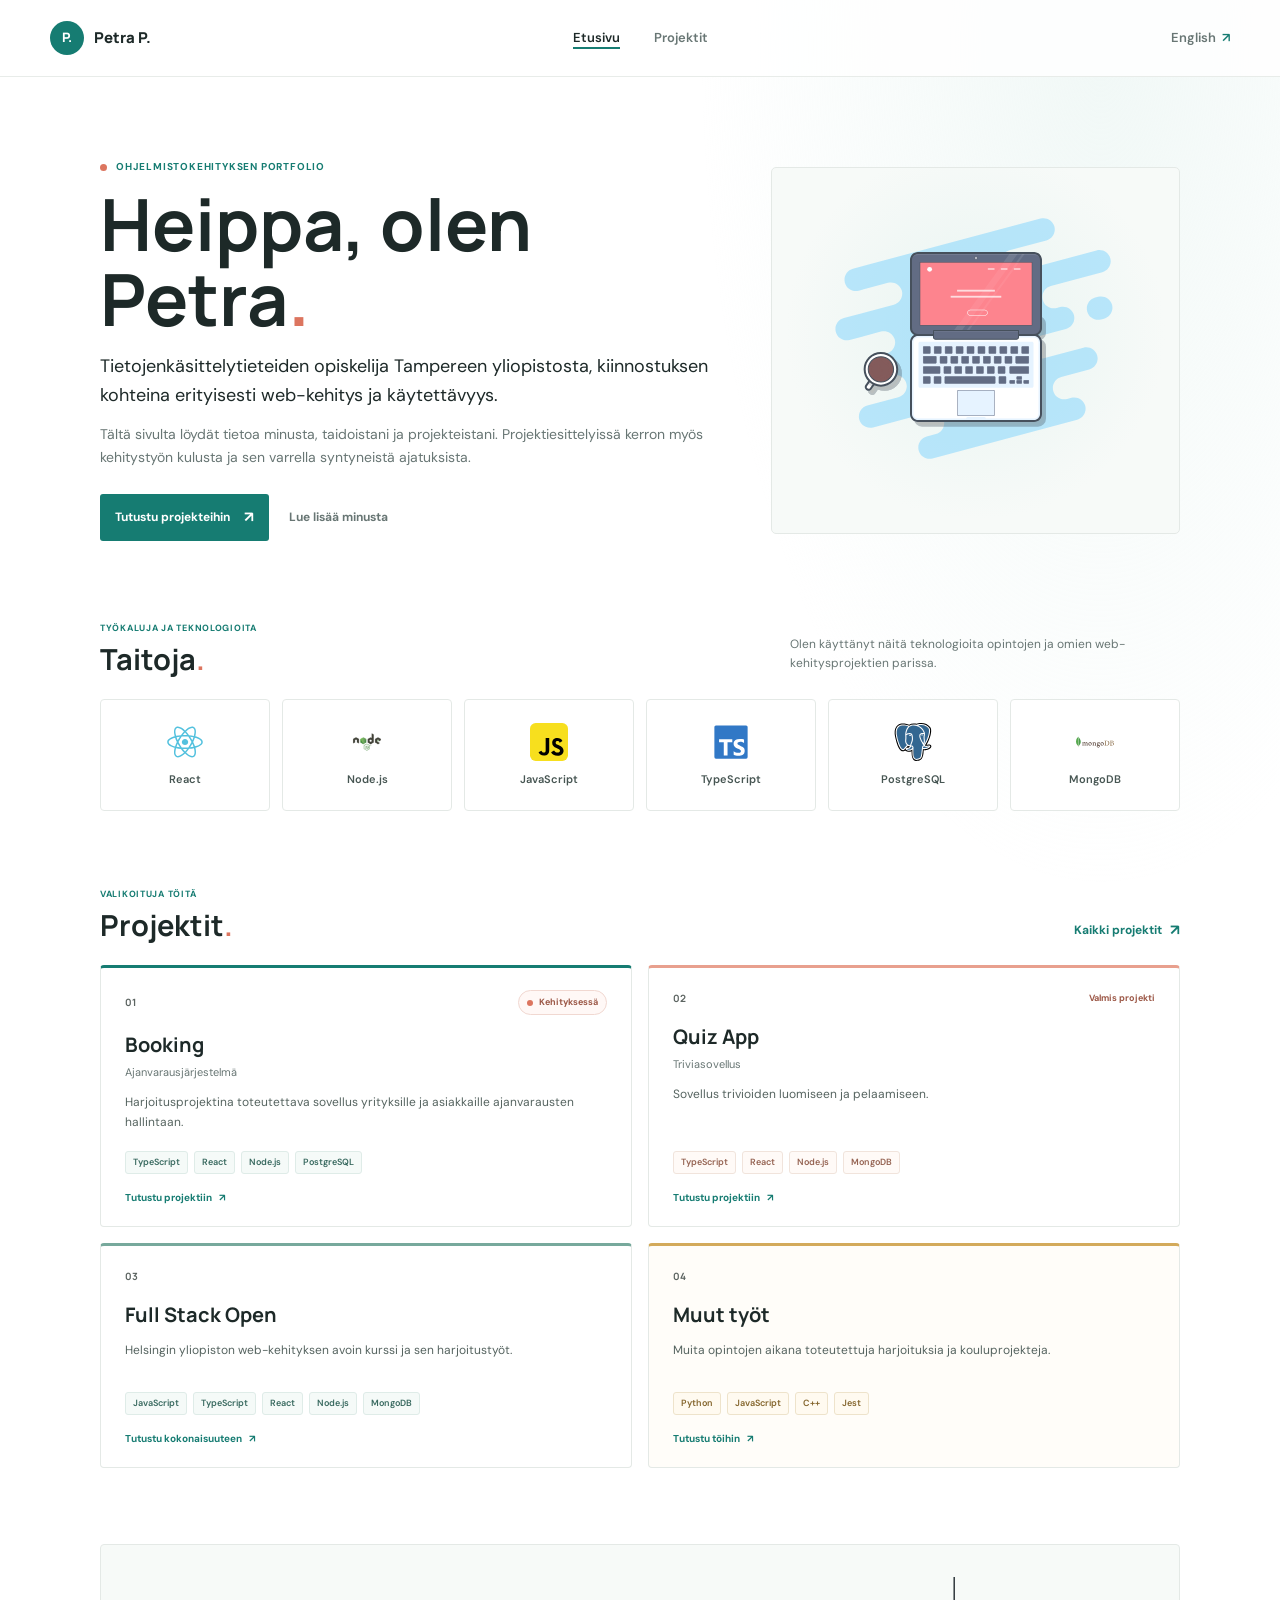
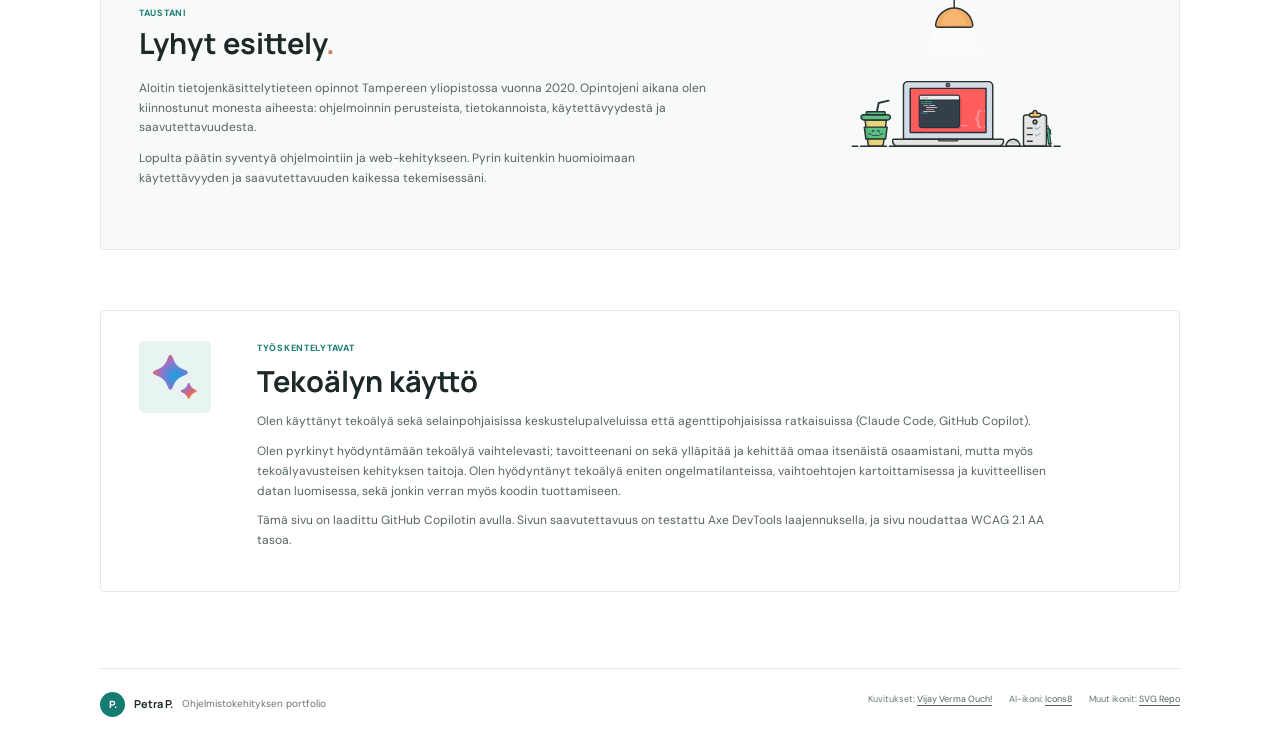
<file: index.html>
<!doctype html>
<html lang="fi">
  <head>
    <meta charset="UTF-8" />
    <meta name="viewport" content="width=device-width, initial-scale=1.0" />
    <meta
      name="description"
      content="Petra P:n portfolio, taidot ja ohjelmistokehityksen projektit."
    />
    <title>Etusivu | Petra P.</title>
    <link rel="stylesheet" href="stylesheet.css" />
  </head>
  <body>
    <header class="site-header">
      <nav class="nav-bar" aria-label="Päänavigaatio">
        <a class="wordmark" href="index.html" aria-label="Petra P., etusivu">
          <span class="wordmark-mark" aria-hidden="true">P.</span>
          <span>Petra P.</span>
        </a>
        <div class="nav-links">
          <a class="active" href="index.html" aria-current="page">Etusivu</a>
          <a href="projektit_fi.html">Projektit</a>
        </div>
        <a class="language-link" href="index_en.html" lang="en">
          English <span aria-hidden="true">↗</span>
        </a>
      </nav>
    </header>

    <main>
      <section class="intro page-width home-intro" aria-labelledby="page-title">
        <div class="intro-copy">
          <p class="eyebrow"><span></span> Ohjelmistokehityksen portfolio</p>
          <h1 id="page-title">
            Heippa, olen Petra<span class="title-period">.</span>
          </h1>
          <p class="intro-lead">
            Tietojenkäsittelytieteiden opiskelija Tampereen yliopistosta,
            kiinnostuksen kohteina erityisesti web-kehitys ja käytettävyys.
          </p>
          <p class="intro-detail">
            Tältä sivulta löydät tietoa minusta, taidoistani ja projekteistani.
            Projektiesittelyissä kerron myös kehitystyön kulusta ja sen varrella
            syntyneistä ajatuksista.
          </p>
          <div class="hero-actions">
            <a class="primary-link" href="projektit_fi.html">
              Tutustu projekteihin <span aria-hidden="true">↗</span>
            </a>
            <a class="text-link" href="#about-section">Lue lisää minusta</a>
          </div>
        </div>
        <aside class="home-visual" aria-label="Tietoa portfoliosta">
          <div class="home-illustration">
            <img
              src="./assets/gummy-top-view-of-laptop-and-coffee-remote-work-or-freelance-workspace.svg"
              alt="Kuvitus kannettavasta tietokoneesta ja kahvikupista"
            />
          </div>
        </aside>
      </section>

      <section class="home-section page-width" aria-labelledby="skills-title">
        <div class="home-section-heading">
          <div>
            <p class="section-kicker">TYÖKALUJA JA TEKNOLOGIOITA</p>
            <h2 id="skills-title">Taitoja<span class="title-period">.</span></h2>
          </div>
          <p>
            Olen käyttänyt näitä teknologioita opintojen ja omien
            web-kehitysprojektien parissa.
          </p>
        </div>
        <div class="skills-grid">
          <div class="skill-card">
            <img src="./assets/react-svgrepo-com.svg" alt="" />
            <span>React</span>
          </div>
          <div class="skill-card">
            <img src="./assets/node-js-svgrepo-com.svg" alt="" />
            <span>Node.js</span>
          </div>
          <div class="skill-card">
            <img src="./assets/javascript-svgrepo-com.svg" alt="" />
            <span>JavaScript</span>
          </div>
          <div class="skill-card">
            <img src="./assets/typescript-official-svgrepo-com.svg" alt="" />
            <span>TypeScript</span>
          </div>
          <div class="skill-card">
            <img src="./assets/postgresql-logo-svgrepo-com.svg" alt="" />
            <span>PostgreSQL</span>
          </div>
          <div class="skill-card">
            <img src="./assets/mongodb-svgrepo-com.svg" alt="" />
            <span>MongoDB</span>
          </div>
        </div>
      </section>

      <section class="home-section page-width" aria-labelledby="projects-title">
        <div class="home-section-heading">
          <div>
            <p class="section-kicker">VALIKOITUJA TÖITÄ</p>
            <h2 id="projects-title">Projektit<span class="title-period">.</span></h2>
          </div>
          <a class="section-link" href="projektit_fi.html">
            Kaikki projektit <span aria-hidden="true">↗</span>
          </a>
        </div>
        <div class="home-project-grid">
          <article class="home-project-card booking-card">
            <div class="home-card-topline">
              <span class="project-number">01</span>
              <span class="home-status"><span></span> Kehityksessä</span>
            </div>
            <h3>Booking</h3>
            <p class="home-card-subtitle">Ajanvarausjärjestelmä</p>
            <p class="home-card-description">
              Harjoitusprojektina toteutettava sovellus yrityksille ja asiakkaille
              ajanvarausten hallintaan.
            </p>
            <div class="home-tech-list" aria-label="Käytetyt teknologiat">
              <span>TypeScript</span><span>React</span><span>Node.js</span
              ><span>PostgreSQL</span>
            </div>
            <a class="home-card-link" href="projektit_fi.html#booking-section">
              Tutustu projektiin <span aria-hidden="true">↗</span>
            </a>
          </article>
          <article class="home-project-card quiz-card">
            <div class="home-card-topline">
              <span class="project-number">02</span>
              <span class="completed-status">Valmis projekti</span>
            </div>
            <h3>Quiz App</h3>
            <p class="home-card-subtitle">Triviasovellus</p>
            <p class="home-card-description">
              Sovellus trivioiden luomiseen ja pelaamiseen.
            </p>
            <div class="home-tech-list" aria-label="Käytetyt teknologiat">
              <span>TypeScript</span><span>React</span><span>Node.js</span
              ><span>MongoDB</span>
            </div>
            <a class="home-card-link" href="projektit_fi.html#quiz-section">
              Tutustu projektiin <span aria-hidden="true">↗</span>
            </a>
          </article>
          <article class="home-project-card small-project-card course-card">
            <div class="home-card-topline">
              <span class="project-number">03</span>
            </div>
            <h3>Full Stack Open</h3>
            <p class="home-card-description">
              Helsingin yliopiston web-kehityksen avoin kurssi ja sen harjoitustyöt.
            </p>
            <div class="home-tech-list" aria-label="Käytetyt teknologiat">
              <span>JavaScript</span><span>TypeScript</span><span>React</span
              ><span>Node.js</span><span>MongoDB</span>
            </div>
            <a class="home-card-link" href="projektit_fi.html#fullstack-section">
              Tutustu kokonaisuuteen <span aria-hidden="true">↗</span>
            </a>
          </article>
          <article class="home-project-card small-project-card other-work-card">
            <div class="home-card-topline">
              <span class="project-number">04</span>
            </div>
            <h3>Muut työt</h3>
            <p class="home-card-description">
              Muita opintojen aikana toteutettuja harjoituksia ja kouluprojekteja.
            </p>
            <div class="home-tech-list" aria-label="Käytetyt teknologiat">
              <span>Python</span><span>JavaScript</span><span>C++</span
              ><span>Jest</span>
            </div>
            <a class="home-card-link" href="projektit_fi.html#other-section">
              Tutustu töihin <span aria-hidden="true">↗</span>
            </a>
          </article>
        </div>
      </section>

      <section
        class="home-section page-width about-grid"
        id="about-section"
        aria-labelledby="about-title"
      >
        <article class="about-card">
          <div class="about-copy">
            <p class="section-kicker">TAUSTANI</p>
            <h2 id="about-title">
              Lyhyt esittely<span class="title-period">.</span>
            </h2>
            <p>
              Aloitin tietojenkäsittelytieteen opinnot Tampereen yliopistossa vuonna
              2020. Opintojeni aikana olen kiinnostunut monesta aiheesta:
              ohjelmoinnin perusteista, tietokannoista, käytettävyydestä ja
              saavutettavuudesta.
            </p>
            <p>
              Lopulta päätin syventyä ohjelmointiin ja web-kehitykseen. Pyrin
              kuitenkin huomioimaan käytettävyyden ja saavutettavuuden kaikessa
              tekemisessäni.
            </p>
          </div>
          <div class="about-art">
            <img
              src="./assets/gummy-coding-workspace-with-laptop-and-drink-focused-remote-work-environment.svg"
              alt="Kuvitus koodausympäristöstä, kannettavasta ja juomasta"
            />
          </div>
        </article>
      </section>

      <section
        class="home-section page-width ai-panel"
        id="ai-section"
        aria-labelledby="ai-title"
      >
        <div class="ai-icon-wrap">
          <img src="./assets/icons8-ai-96.png" alt="" />
        </div>
        <div class="ai-copy">
          <p class="section-kicker">TYÖSKENTELYTAVAT</p>
          <h2 id="ai-title">Tekoälyn käyttö</h2>
          <p>
            Olen käyttänyt tekoälyä sekä selainpohjaisissa keskustelupalveluissa että
            agenttipohjaisissa ratkaisuissa (Claude Code, GitHub Copilot).
          </p>
          <p>
            Olen pyrkinyt hyödyntämään tekoälyä vaihtelevasti; tavoitteenani on sekä
            ylläpitää ja kehittää omaa itsenäistä osaamistani, mutta myös
            tekoälyavusteisen kehityksen taitoja. Olen hyödyntänyt tekoälyä eniten
            ongelmatilanteissa, vaihtoehtojen kartoittamisessa ja kuvitteellisen
            datan luomisessa, sekä jonkin verran myös koodin tuottamiseen.
          </p>
          <p>
            Tämä sivu on laadittu GitHub Copilotin avulla. Sivun saavutettavuus on
            testattu Axe DevTools laajennuksella, ja sivu noudattaa WCAG 2.1 AA
            tasoa.
          </p>
        </div>
      </section>
    </main>

    <footer class="site-footer page-width home-footer">
      <p>
        <span class="footer-mark">P.</span> Petra P.
        <span class="footer-note">Ohjelmistokehityksen portfolio</span>
      </p>
      <div class="credits">
        <span
          >Kuvitukset:
          <a href="https://icons8.com/illustrations/author/SH5qVUiWnjy4"
            >Vijay Verma Ouch!</a
          ></span
        >
        <span
          >AI-ikoni:
          <a
            href="https://icons8.com/icon/eoxMN35Z6JKg/ai"
            target="_blank"
            rel="noopener noreferrer"
            >Icons8</a
          ></span
        >
        <span
          >Muut ikonit:
          <a href="https://www.svgrepo.com" target="_blank" rel="noopener noreferrer"
            >SVG Repo</a
          ></span
        >
      </div>
    </footer>
  </body>
</html>
</file>
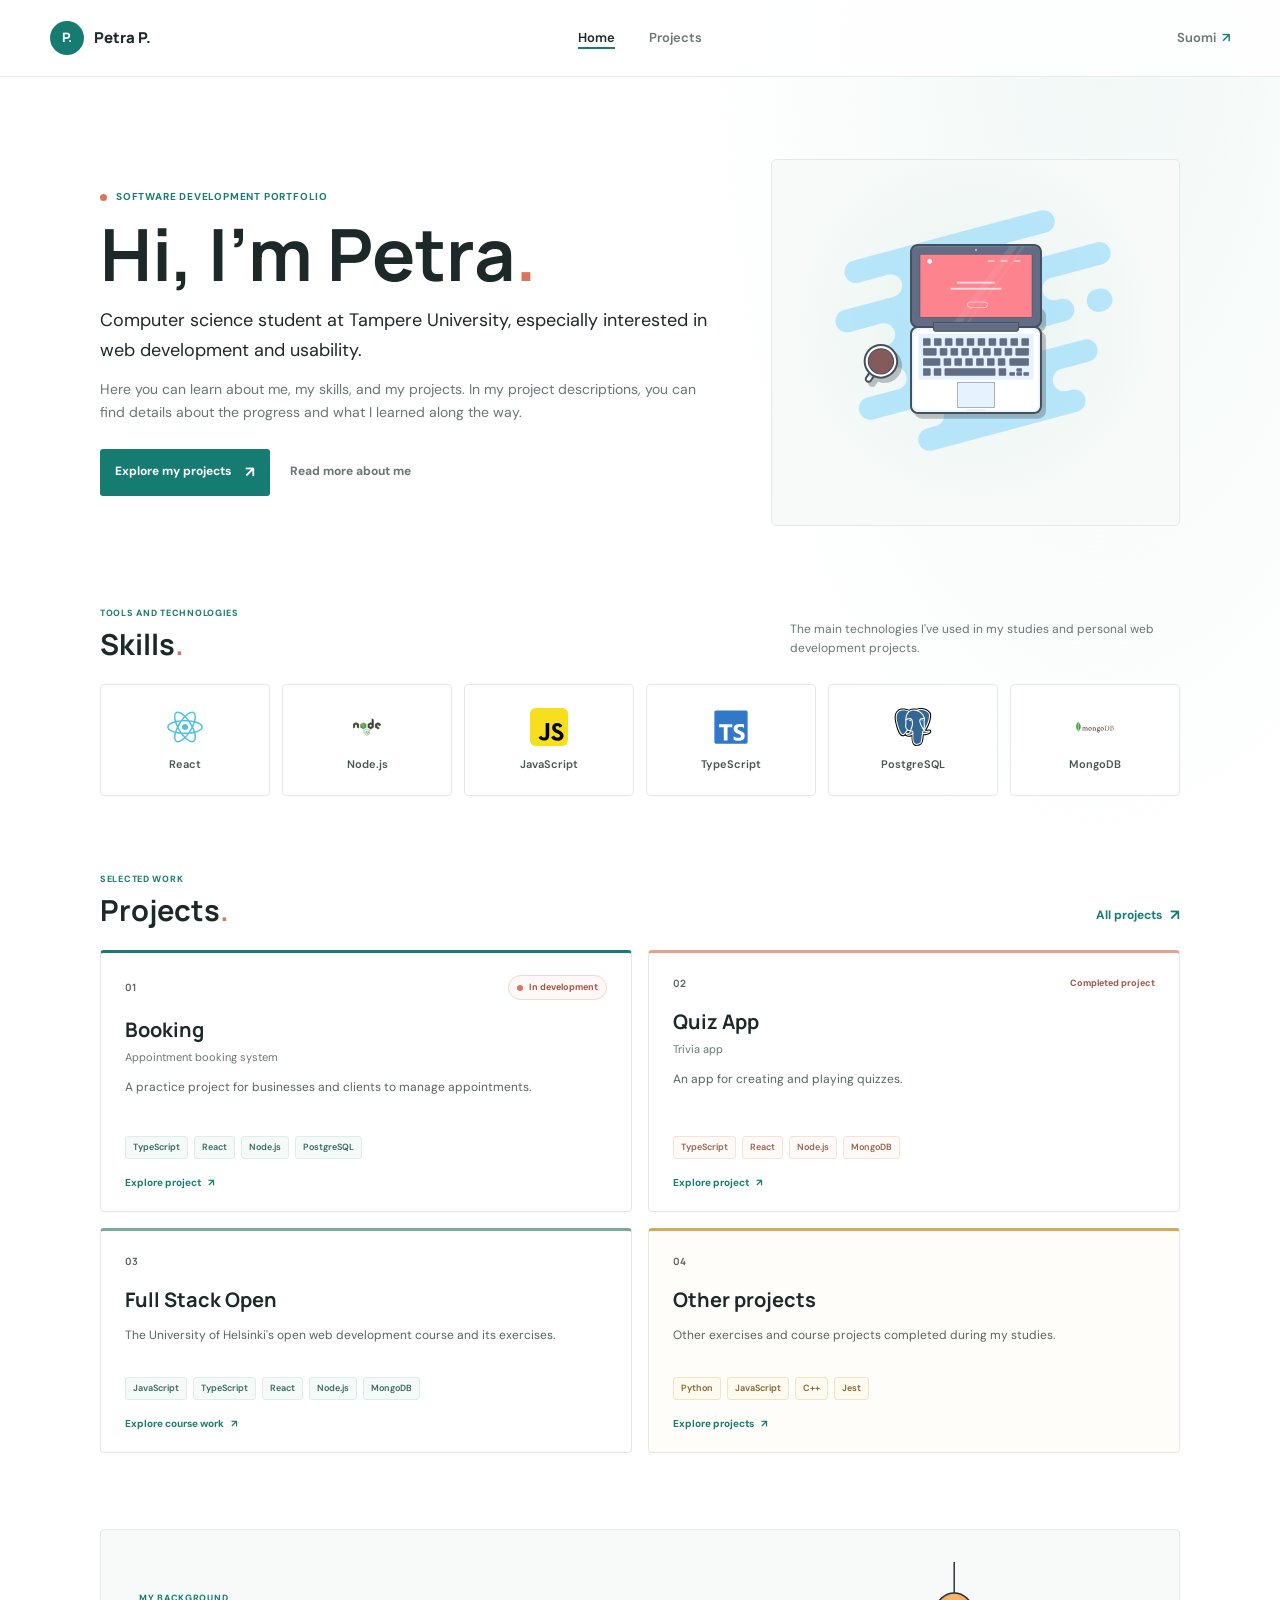
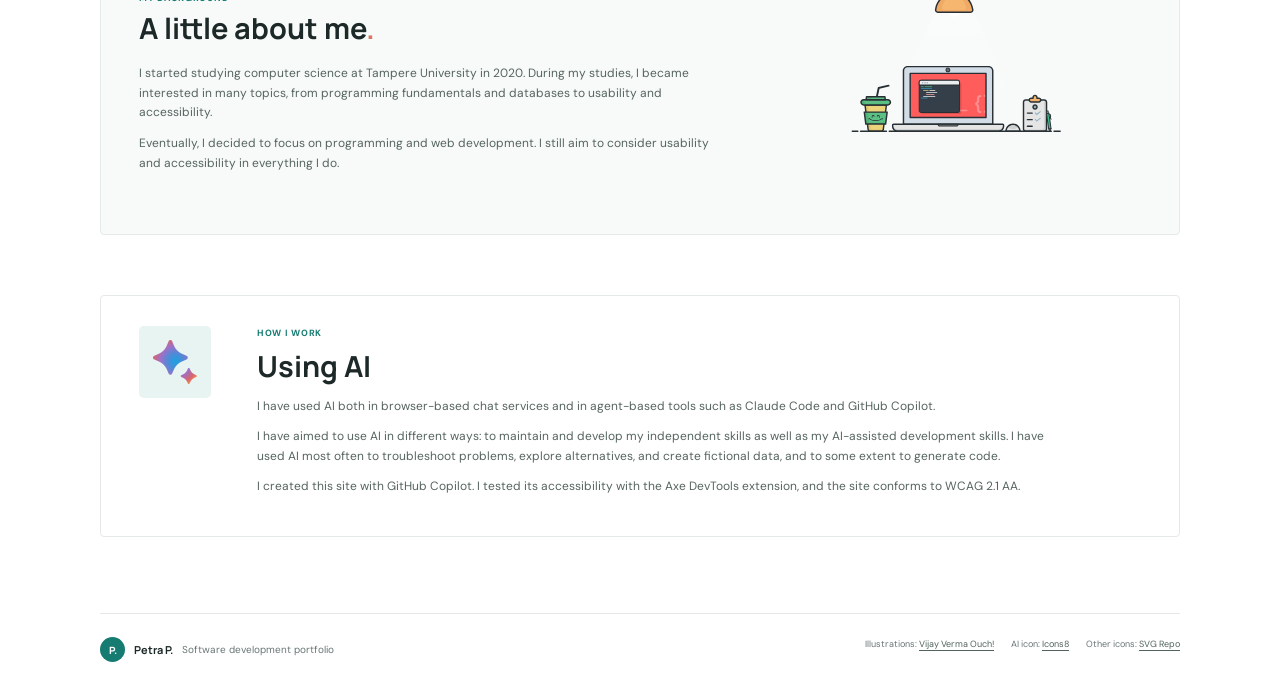
<file: index_en.html>
<!doctype html>
<html lang="en">
  <head>
    <meta charset="UTF-8" />
    <meta name="viewport" content="width=device-width, initial-scale=1.0" />
    <meta
      name="description"
      content="Petra P.'s portfolio, skills, and software development projects."
    />
    <title>Home | Petra P.</title>
    <link rel="stylesheet" href="stylesheet.css" />
  </head>
  <body>
    <header class="site-header">
      <nav class="nav-bar" aria-label="Main navigation">
        <a class="wordmark" href="index_en.html" aria-label="Petra P., home">
          <span class="wordmark-mark" aria-hidden="true">P.</span>
          <span>Petra P.</span>
        </a>
        <div class="nav-links">
          <a class="active" href="index_en.html" aria-current="page">Home</a>
          <a href="projects_en.html">Projects</a>
        </div>
        <a class="language-link" href="index.html" lang="fi">
          Suomi <span aria-hidden="true">↗</span>
        </a>
      </nav>
    </header>

    <main>
      <section class="intro page-width home-intro" aria-labelledby="page-title">
        <div class="intro-copy">
          <p class="eyebrow"><span></span> Software development portfolio</p>
          <h1 id="page-title">Hi, I'm Petra<span class="title-period">.</span></h1>
          <p class="intro-lead">
            Computer science student at Tampere University, especially interested in
            web development and usability.
          </p>
          <p class="intro-detail">
            Here you can learn about me, my skills, and my projects. In my project
            descriptions, you can find details about the progress and what I learned
            along the way.
          </p>
          <div class="hero-actions">
            <a class="primary-link" href="projects_en.html">
              Explore my projects <span aria-hidden="true">↗</span>
            </a>
            <a class="text-link" href="#about-section">Read more about me</a>
          </div>
        </div>
        <aside class="home-visual" aria-label="About this portfolio">
          <div class="home-illustration">
            <img
              src="./assets/gummy-top-view-of-laptop-and-coffee-remote-work-or-freelance-workspace.svg"
              alt="Illustration of a laptop and a cup of coffee"
            />
          </div>
        </aside>
      </section>

      <section class="home-section page-width" aria-labelledby="skills-title">
        <div class="home-section-heading">
          <div>
            <p class="section-kicker">TOOLS AND TECHNOLOGIES</p>
            <h2 id="skills-title">Skills<span class="title-period">.</span></h2>
          </div>
          <p>
            The main technologies I've used in my studies and personal web
            development projects.
          </p>
        </div>
        <div class="skills-grid">
          <div class="skill-card">
            <img src="./assets/react-svgrepo-com.svg" alt="" />
            <span>React</span>
          </div>
          <div class="skill-card">
            <img src="./assets/node-js-svgrepo-com.svg" alt="" />
            <span>Node.js</span>
          </div>
          <div class="skill-card">
            <img src="./assets/javascript-svgrepo-com.svg" alt="" />
            <span>JavaScript</span>
          </div>
          <div class="skill-card">
            <img src="./assets/typescript-official-svgrepo-com.svg" alt="" />
            <span>TypeScript</span>
          </div>
          <div class="skill-card">
            <img src="./assets/postgresql-logo-svgrepo-com.svg" alt="" />
            <span>PostgreSQL</span>
          </div>
          <div class="skill-card">
            <img src="./assets/mongodb-svgrepo-com.svg" alt="" />
            <span>MongoDB</span>
          </div>
        </div>
      </section>

      <section class="home-section page-width" aria-labelledby="projects-title">
        <div class="home-section-heading">
          <div>
            <p class="section-kicker">SELECTED WORK</p>
            <h2 id="projects-title">Projects<span class="title-period">.</span></h2>
          </div>
          <a class="section-link" href="projects_en.html">
            All projects <span aria-hidden="true">↗</span>
          </a>
        </div>
        <div class="home-project-grid">
          <article class="home-project-card booking-card">
            <div class="home-card-topline">
              <span class="project-number">01</span>
              <span class="home-status"><span></span> In development</span>
            </div>
            <h3>Booking</h3>
            <p class="home-card-subtitle">Appointment booking system</p>
            <p class="home-card-description">
              A practice project for businesses and clients to manage appointments.
            </p>
            <div class="home-tech-list" aria-label="Technologies used">
              <span>TypeScript</span><span>React</span><span>Node.js</span
              ><span>PostgreSQL</span>
            </div>
            <a class="home-card-link" href="projects_en.html#booking-section">
              Explore project <span aria-hidden="true">↗</span>
            </a>
          </article>
          <article class="home-project-card quiz-card">
            <div class="home-card-topline">
              <span class="project-number">02</span>
              <span class="completed-status">Completed project</span>
            </div>
            <h3>Quiz App</h3>
            <p class="home-card-subtitle">Trivia app</p>
            <p class="home-card-description">
              An app for creating and playing quizzes.
            </p>
            <div class="home-tech-list" aria-label="Technologies used">
              <span>TypeScript</span><span>React</span><span>Node.js</span
              ><span>MongoDB</span>
            </div>
            <a class="home-card-link" href="projects_en.html#quiz-section">
              Explore project <span aria-hidden="true">↗</span>
            </a>
          </article>
          <article class="home-project-card small-project-card course-card">
            <div class="home-card-topline">
              <span class="project-number">03</span>
            </div>
            <h3>Full Stack Open</h3>
            <p class="home-card-description">
              The University of Helsinki's open web development course and its
              exercises.
            </p>
            <div class="home-tech-list" aria-label="Technologies used">
              <span>JavaScript</span><span>TypeScript</span><span>React</span
              ><span>Node.js</span><span>MongoDB</span>
            </div>
            <a class="home-card-link" href="projects_en.html#fullstack-section">
              Explore course work <span aria-hidden="true">↗</span>
            </a>
          </article>
          <article class="home-project-card small-project-card other-work-card">
            <div class="home-card-topline">
              <span class="project-number">04</span>
            </div>
            <h3>Other projects</h3>
            <p class="home-card-description">
              Other exercises and course projects completed during my studies.
            </p>
            <div class="home-tech-list" aria-label="Technologies used">
              <span>Python</span><span>JavaScript</span><span>C++</span
              ><span>Jest</span>
            </div>
            <a class="home-card-link" href="projects_en.html#other-section">
              Explore projects <span aria-hidden="true">↗</span>
            </a>
          </article>
        </div>
      </section>

      <section
        class="home-section page-width about-grid"
        id="about-section"
        aria-labelledby="about-title"
      >
        <article class="about-card">
          <div class="about-copy">
            <p class="section-kicker">MY BACKGROUND</p>
            <h2 id="about-title">
              A little about me<span class="title-period">.</span>
            </h2>
            <p>
              I started studying computer science at Tampere University in 2020.
              During my studies, I became interested in many topics, from programming
              fundamentals and databases to usability and accessibility.
            </p>
            <p>
              Eventually, I decided to focus on programming and web development. I
              still aim to consider usability and accessibility in everything I do.
            </p>
          </div>
          <div class="about-art">
            <img
              src="./assets/gummy-coding-workspace-with-laptop-and-drink-focused-remote-work-environment.svg"
              alt="Illustration of a coding workspace with a laptop and a drink"
            />
          </div>
        </article>
      </section>

      <section
        class="home-section page-width ai-panel"
        id="ai-section"
        aria-labelledby="ai-title"
      >
        <div class="ai-icon-wrap">
          <img src="./assets/icons8-ai-96.png" alt="" />
        </div>
        <div class="ai-copy">
          <p class="section-kicker">HOW I WORK</p>
          <h2 id="ai-title">Using AI</h2>
          <p>
            I have used AI both in browser-based chat services and in agent-based
            tools such as Claude Code and GitHub Copilot.
          </p>
          <p>
            I have aimed to use AI in different ways: to maintain and develop my
            independent skills as well as my AI-assisted development skills. I have
            used AI most often to troubleshoot problems, explore alternatives, and
            create fictional data, and to some extent to generate code.
          </p>
          <p>
            I created this site with GitHub Copilot. I tested its accessibility with
            the Axe DevTools extension, and the site conforms to WCAG 2.1 AA.
          </p>
        </div>
      </section>
    </main>

    <footer class="site-footer page-width home-footer">
      <p>
        <span class="footer-mark">P.</span> Petra P.
        <span class="footer-note">Software development portfolio</span>
      </p>
      <div class="credits">
        <span
          >Illustrations:
          <a href="https://icons8.com/illustrations/author/SH5qVUiWnjy4"
            >Vijay Verma Ouch!</a
          ></span
        >
        <span
          >AI icon:
          <a
            href="https://icons8.com/icon/eoxMN35Z6JKg/ai"
            target="_blank"
            rel="noopener noreferrer"
            >Icons8</a
          ></span
        >
        <span
          >Other icons:
          <a href="https://www.svgrepo.com" target="_blank" rel="noopener noreferrer"
            >SVG Repo</a
          ></span
        >
      </div>
    </footer>
  </body>
</html>
</file>
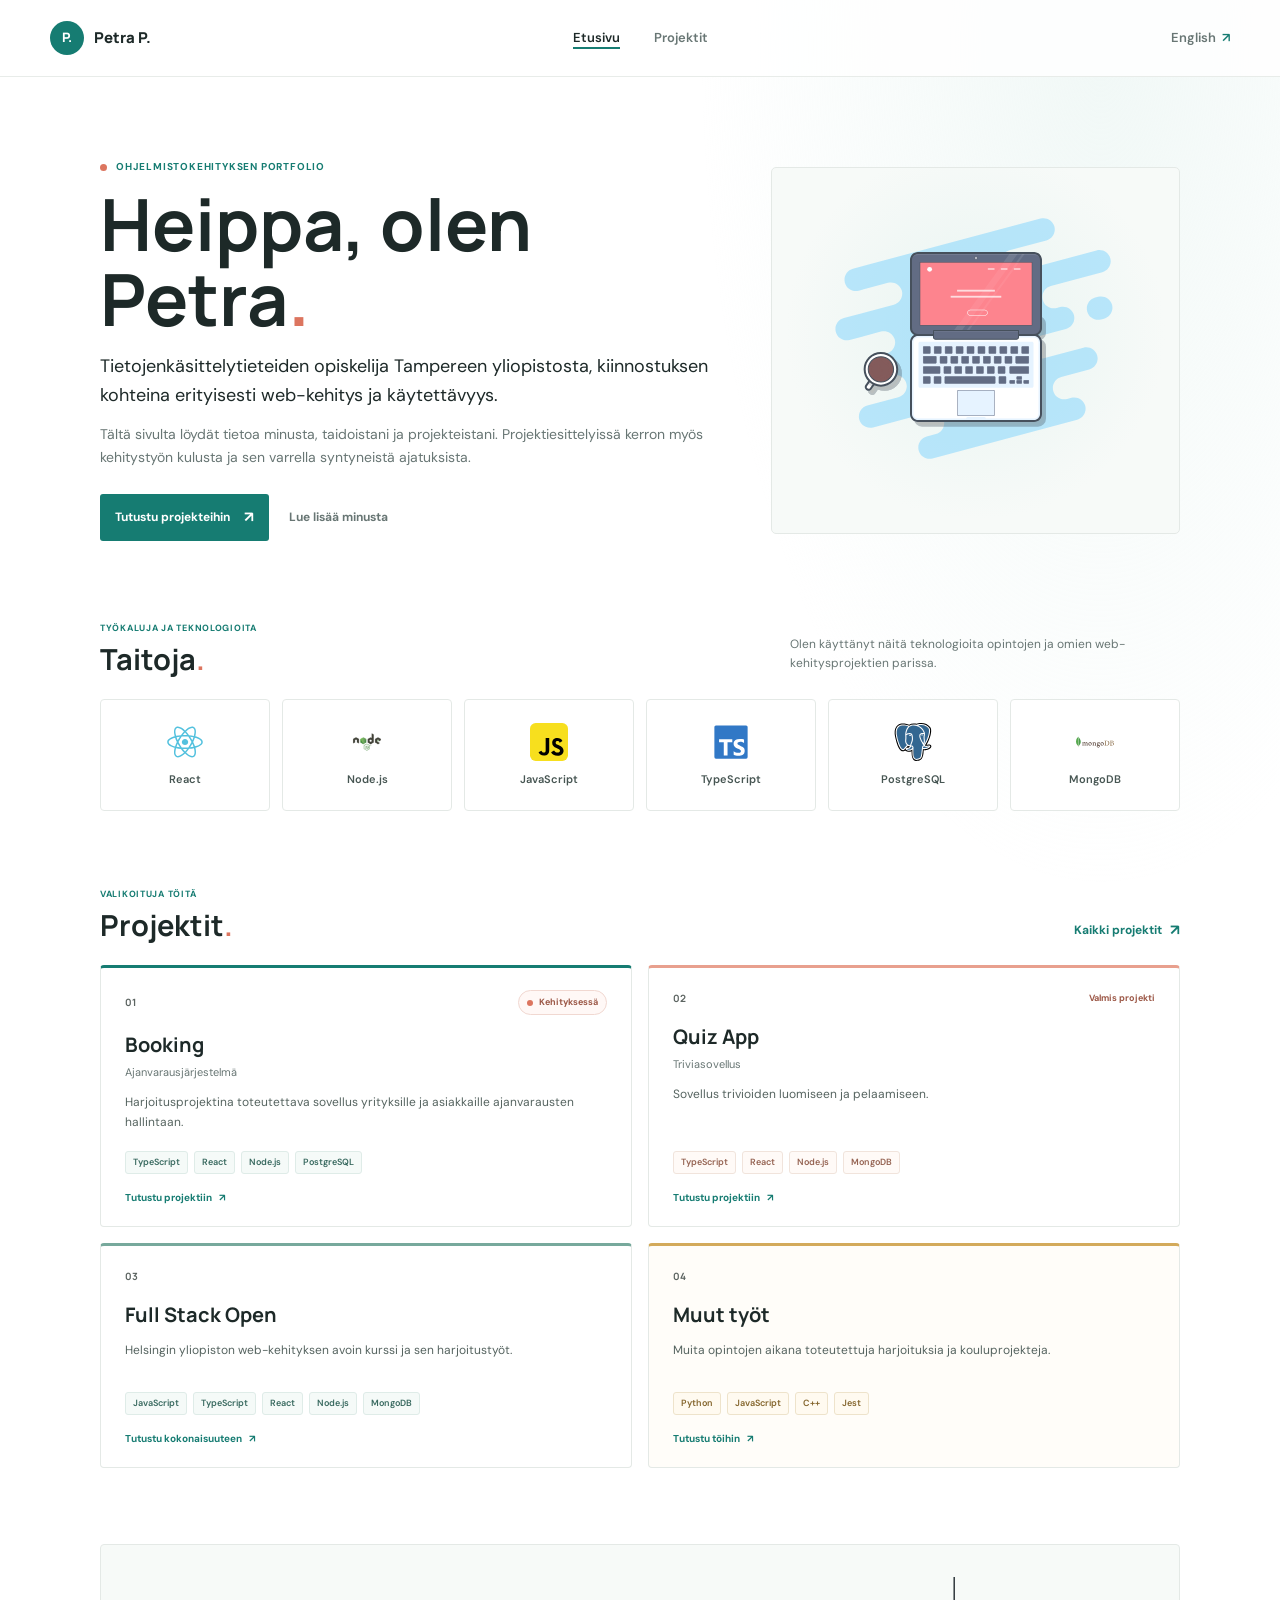
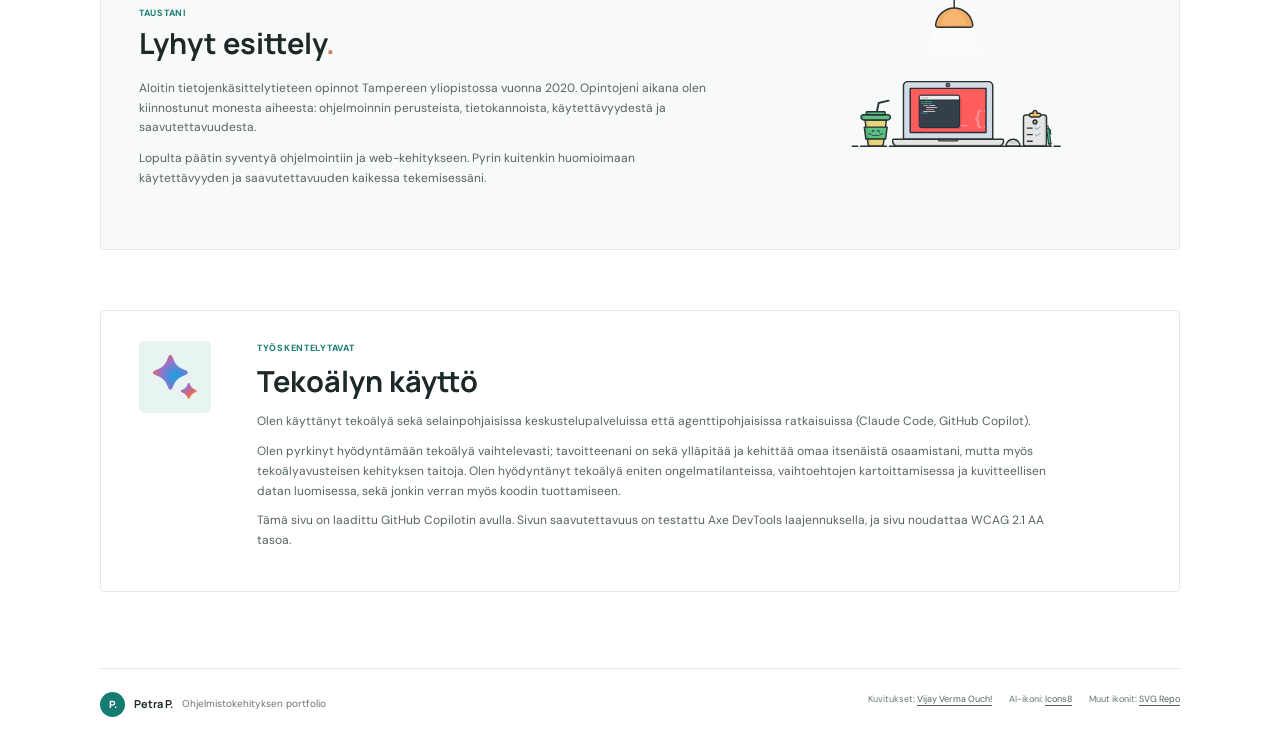
<file: index_fi.html>
<!doctype html>
<html lang="fi">
  <head>
    <meta charset="UTF-8" />
    <meta name="viewport" content="width=device-width, initial-scale=1.0" />
    <meta
      name="description"
      content="Petra P:n portfolio, taidot ja ohjelmistokehityksen projektit."
    />
    <title>Etusivu | Petra P.</title>
    <link rel="stylesheet" href="stylesheet.css" />
  </head>
  <body>
    <header class="site-header">
      <nav class="nav-bar" aria-label="Päänavigaatio">
        <a class="wordmark" href="index_fi.html" aria-label="Petra P., etusivu">
          <span class="wordmark-mark" aria-hidden="true">P.</span>
          <span>Petra P.</span>
        </a>
        <div class="nav-links">
          <a class="active" href="index_fi.html" aria-current="page">Etusivu</a>
          <a href="projektit_fi.html">Projektit</a>
        </div>
        <a class="language-link" href="index_en.html" lang="en">
          English <span aria-hidden="true">↗</span>
        </a>
      </nav>
    </header>

    <main>
      <section class="intro page-width home-intro" aria-labelledby="page-title">
        <div class="intro-copy">
          <p class="eyebrow"><span></span> Ohjelmistokehityksen portfolio</p>
          <h1 id="page-title">
            Heippa, olen Petra<span class="title-period">.</span>
          </h1>
          <p class="intro-lead">
            Tietojenkäsittelytieteiden opiskelija Tampereen yliopistosta,
            kiinnostuksen kohteina erityisesti web-kehitys ja käytettävyys.
          </p>
          <p class="intro-detail">
            Tältä sivulta löydät tietoa minusta, taidoistani ja projekteistani.
            Projektiesittelyissä kerron myös kehitystyön kulusta ja sen varrella
            syntyneistä ajatuksista.
          </p>
          <div class="hero-actions">
            <a class="primary-link" href="projektit_fi.html">
              Tutustu projekteihin <span aria-hidden="true">↗</span>
            </a>
            <a class="text-link" href="#about-section">Lue lisää minusta</a>
          </div>
        </div>
        <aside class="home-visual" aria-label="Tietoa portfoliosta">
          <div class="home-illustration">
            <img
              src="./assets/gummy-top-view-of-laptop-and-coffee-remote-work-or-freelance-workspace.svg"
              alt="Kuvitus kannettavasta tietokoneesta ja kahvikupista"
            />
          </div>
        </aside>
      </section>

      <section class="home-section page-width" aria-labelledby="skills-title">
        <div class="home-section-heading">
          <div>
            <p class="section-kicker">TYÖKALUJA JA TEKNOLOGIOITA</p>
            <h2 id="skills-title">Taitoja<span class="title-period">.</span></h2>
          </div>
          <p>
            Olen käyttänyt näitä teknologioita opintojen ja omien
            web-kehitysprojektien parissa.
          </p>
        </div>
        <div class="skills-grid">
          <div class="skill-card">
            <img src="./assets/react-svgrepo-com.svg" alt="" />
            <span>React</span>
          </div>
          <div class="skill-card">
            <img src="./assets/node-js-svgrepo-com.svg" alt="" />
            <span>Node.js</span>
          </div>
          <div class="skill-card">
            <img src="./assets/javascript-svgrepo-com.svg" alt="" />
            <span>JavaScript</span>
          </div>
          <div class="skill-card">
            <img src="./assets/typescript-official-svgrepo-com.svg" alt="" />
            <span>TypeScript</span>
          </div>
          <div class="skill-card">
            <img src="./assets/postgresql-logo-svgrepo-com.svg" alt="" />
            <span>PostgreSQL</span>
          </div>
          <div class="skill-card">
            <img src="./assets/mongodb-svgrepo-com.svg" alt="" />
            <span>MongoDB</span>
          </div>
        </div>
      </section>

      <section class="home-section page-width" aria-labelledby="projects-title">
        <div class="home-section-heading">
          <div>
            <p class="section-kicker">VALIKOITUJA TÖITÄ</p>
            <h2 id="projects-title">Projektit<span class="title-period">.</span></h2>
          </div>
          <a class="section-link" href="projektit_fi.html">
            Kaikki projektit <span aria-hidden="true">↗</span>
          </a>
        </div>
        <div class="home-project-grid">
          <article class="home-project-card booking-card">
            <div class="home-card-topline">
              <span class="project-number">01</span>
              <span class="home-status"><span></span> Kehityksessä</span>
            </div>
            <h3>Booking</h3>
            <p class="home-card-subtitle">Ajanvarausjärjestelmä</p>
            <p class="home-card-description">
              Harjoitusprojektina toteutettava sovellus yrityksille ja asiakkaille
              ajanvarausten hallintaan.
            </p>
            <div class="home-tech-list" aria-label="Käytetyt teknologiat">
              <span>TypeScript</span><span>React</span><span>Node.js</span
              ><span>PostgreSQL</span>
            </div>
            <a class="home-card-link" href="projektit_fi.html#booking-section">
              Tutustu projektiin <span aria-hidden="true">↗</span>
            </a>
          </article>
          <article class="home-project-card quiz-card">
            <div class="home-card-topline">
              <span class="project-number">02</span>
              <span class="completed-status">Valmis projekti</span>
            </div>
            <h3>Quiz App</h3>
            <p class="home-card-subtitle">Triviasovellus</p>
            <p class="home-card-description">
              Sovellus trivioiden luomiseen ja pelaamiseen.
            </p>
            <div class="home-tech-list" aria-label="Käytetyt teknologiat">
              <span>TypeScript</span><span>React</span><span>Node.js</span
              ><span>MongoDB</span>
            </div>
            <a class="home-card-link" href="projektit_fi.html#quiz-section">
              Tutustu projektiin <span aria-hidden="true">↗</span>
            </a>
          </article>
          <article class="home-project-card small-project-card course-card">
            <div class="home-card-topline">
              <span class="project-number">03</span>
            </div>
            <h3>Full Stack Open</h3>
            <p class="home-card-description">
              Helsingin yliopiston web-kehityksen avoin kurssi ja sen harjoitustyöt.
            </p>
            <div class="home-tech-list" aria-label="Käytetyt teknologiat">
              <span>JavaScript</span><span>TypeScript</span><span>React</span
              ><span>Node.js</span><span>MongoDB</span>
            </div>
            <a class="home-card-link" href="projektit_fi.html#fullstack-section">
              Tutustu kokonaisuuteen <span aria-hidden="true">↗</span>
            </a>
          </article>
          <article class="home-project-card small-project-card other-work-card">
            <div class="home-card-topline">
              <span class="project-number">04</span>
            </div>
            <h3>Muut työt</h3>
            <p class="home-card-description">
              Muita opintojen aikana toteutettuja harjoituksia ja kouluprojekteja.
            </p>
            <div class="home-tech-list" aria-label="Käytetyt teknologiat">
              <span>Python</span><span>JavaScript</span><span>C++</span
              ><span>Jest</span>
            </div>
            <a class="home-card-link" href="projektit_fi.html#other-section">
              Tutustu töihin <span aria-hidden="true">↗</span>
            </a>
          </article>
        </div>
      </section>

      <section
        class="home-section page-width about-grid"
        id="about-section"
        aria-labelledby="about-title"
      >
        <article class="about-card">
          <div class="about-copy">
            <p class="section-kicker">TAUSTANI</p>
            <h2 id="about-title">
              Lyhyt esittely<span class="title-period">.</span>
            </h2>
            <p>
              Aloitin tietojenkäsittelytieteen opinnot Tampereen yliopistossa vuonna
              2020. Opintojeni aikana olen kiinnostunut monesta aiheesta:
              ohjelmoinnin perusteista, tietokannoista, käytettävyydestä ja
              saavutettavuudesta.
            </p>
            <p>
              Lopulta päätin syventyä ohjelmointiin ja web-kehitykseen. Pyrin
              kuitenkin huomioimaan käytettävyyden ja saavutettavuuden kaikessa
              tekemisessäni.
            </p>
          </div>
          <div class="about-art">
            <img
              src="./assets/gummy-coding-workspace-with-laptop-and-drink-focused-remote-work-environment.svg"
              alt="Kuvitus koodausympäristöstä, kannettavasta ja juomasta"
            />
          </div>
        </article>
      </section>

      <section
        class="home-section page-width ai-panel"
        id="ai-section"
        aria-labelledby="ai-title"
      >
        <div class="ai-icon-wrap">
          <img src="./assets/icons8-ai-96.png" alt="" />
        </div>
        <div class="ai-copy">
          <p class="section-kicker">TYÖSKENTELYTAVAT</p>
          <h2 id="ai-title">Tekoälyn käyttö</h2>
          <p>
            Olen käyttänyt tekoälyä sekä selainpohjaisissa keskustelupalveluissa että
            agenttipohjaisissa ratkaisuissa (Claude Code, GitHub Copilot).
          </p>
          <p>
            Olen pyrkinyt hyödyntämään tekoälyä vaihtelevasti; tavoitteenani on sekä
            ylläpitää ja kehittää omaa itsenäistä osaamistani, mutta myös
            tekoälyavusteisen kehityksen taitoja. Olen hyödyntänyt tekoälyä eniten
            ongelmatilanteissa, vaihtoehtojen kartoittamisessa ja kuvitteellisen
            datan luomisessa, sekä jonkin verran myös koodin tuottamiseen.
          </p>
          <p>
            Tämä sivu on laadittu GitHub Copilotin avulla. Sivun saavutettavuus on
            testattu Axe DevTools laajennuksella, ja sivu noudattaa WCAG 2.1 AA
            tasoa.
          </p>
        </div>
      </section>
    </main>

    <footer class="site-footer page-width home-footer">
      <p>
        <span class="footer-mark">P.</span> Petra P.
        <span class="footer-note">Ohjelmistokehityksen portfolio</span>
      </p>
      <div class="credits">
        <span
          >Kuvitukset:
          <a href="https://icons8.com/illustrations/author/SH5qVUiWnjy4"
            >Vijay Verma Ouch!</a
          ></span
        >
        <span
          >AI-ikoni:
          <a
            href="https://icons8.com/icon/eoxMN35Z6JKg/ai"
            target="_blank"
            rel="noopener noreferrer"
            >Icons8</a
          ></span
        >
        <span
          >Muut ikonit:
          <a href="https://www.svgrepo.com" target="_blank" rel="noopener noreferrer"
            >SVG Repo</a
          ></span
        >
      </div>
    </footer>
  </body>
</html>
</file>
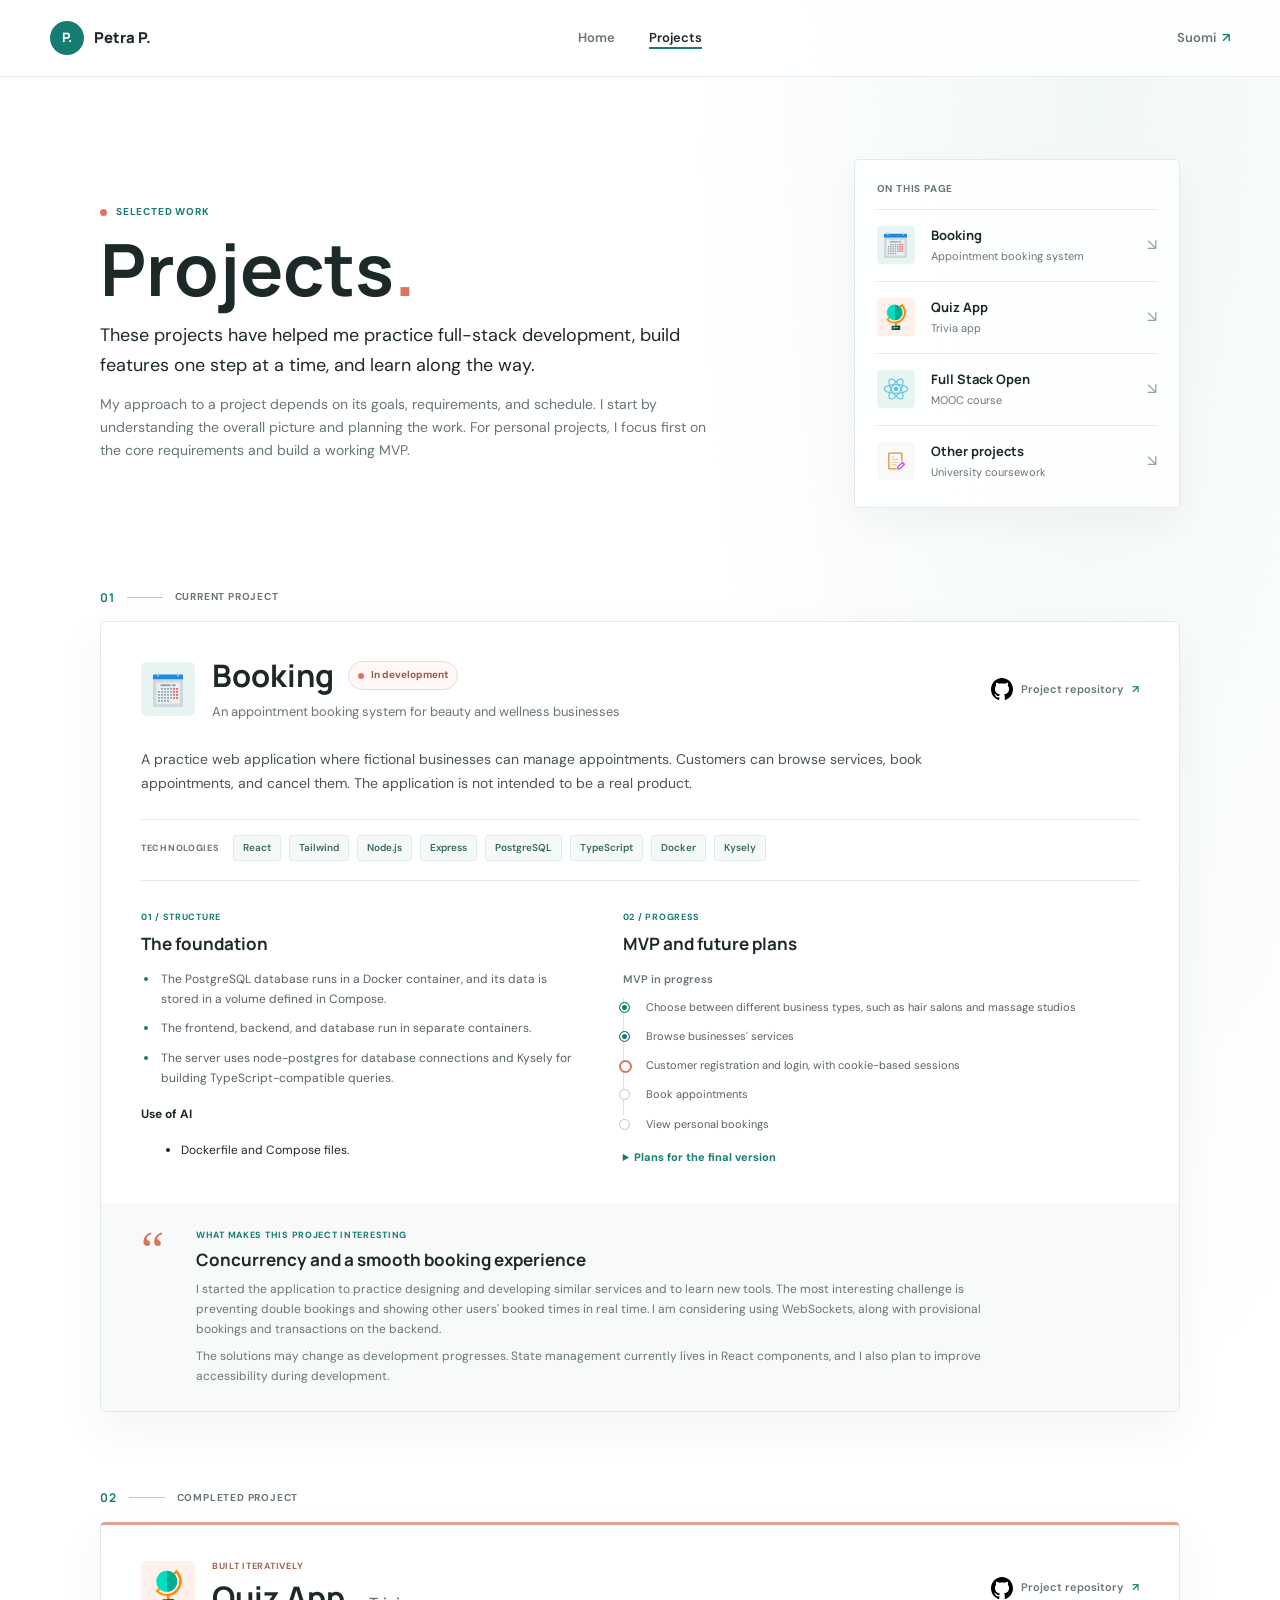
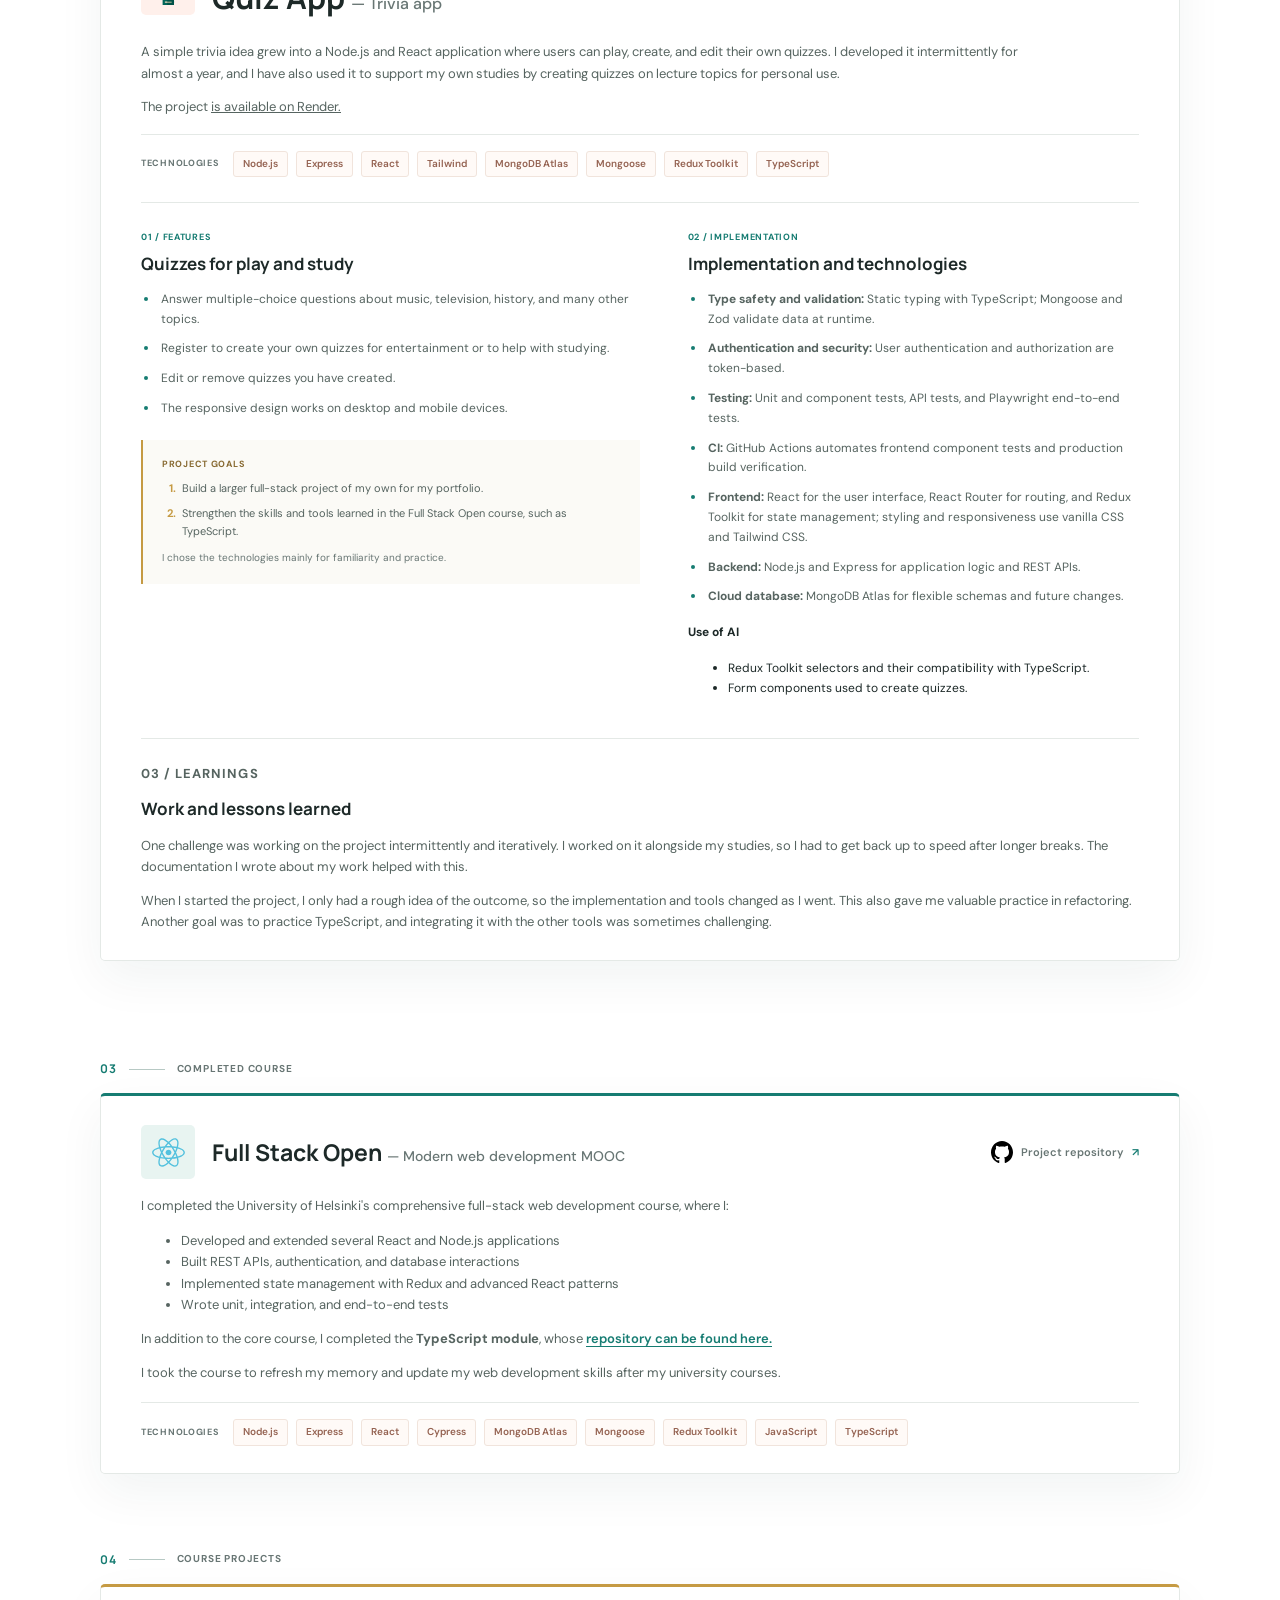
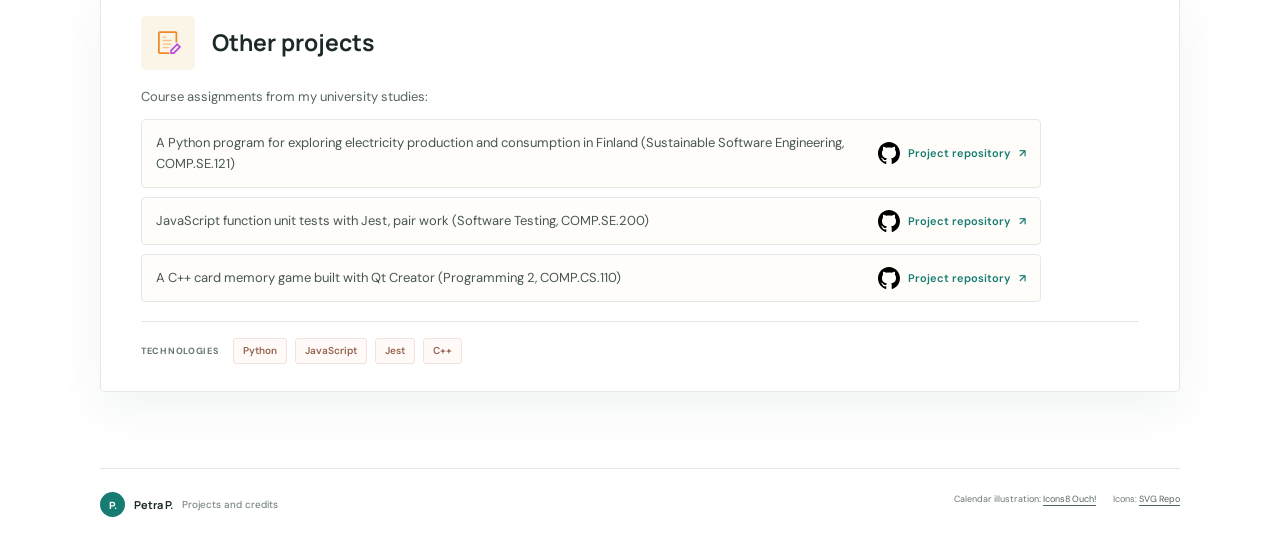
<file: projects_en.html>
<!doctype html>
<html lang="en">
  <head>
    <meta charset="UTF-8" />
    <meta name="viewport" content="width=device-width, initial-scale=1.0" />
    <meta
      name="description"
      content="Petra P.'s software development projects and the stories behind them."
    />
    <title>Projects | Petra P.</title>
    <link rel="stylesheet" href="stylesheet.css" />
  </head>
  <body>
    <header class="site-header">
      <nav class="nav-bar" aria-label="Main navigation">
        <a class="wordmark" href="index_en.html" aria-label="Petra P., home">
          <span class="wordmark-mark" aria-hidden="true">P.</span>
          <span>Petra P.</span>
        </a>
        <div class="nav-links">
          <a href="index_en.html">Home</a>
          <a href="projects_en.html" class="active" aria-current="page">Projects</a>
        </div>
        <a class="language-link" href="projektit_fi.html" lang="fi"
          >Suomi <span aria-hidden="true">↗</span></a
        >
      </nav>
    </header>

    <main>
      <section class="intro page-width" aria-labelledby="page-title">
        <div class="intro-copy">
          <p class="eyebrow"><span></span> Selected work</p>
          <h1 id="page-title">Projects<span class="title-period">.</span></h1>
          <p class="intro-lead">
            These projects have helped me practice full-stack development, build
            features one step at a time, and learn along the way.
          </p>
          <p class="intro-detail">
            My approach to a project depends on its goals, requirements, and
            schedule. I start by understanding the overall picture and planning the
            work. For personal projects, I focus first on the core requirements and
            build a working MVP.
          </p>
        </div>
        <aside class="project-index" aria-label="Projects on this page">
          <p class="index-label">On this page</p>
          <a class="index-link" href="#booking-section">
            <span class="index-icon index-icon-booking">
              <img
                src="./assets/fogg-monthly-planner-page-with-highlighted-weekend-squares.svg"
                alt=""
              />
            </span>
            <span
              ><strong>Booking</strong
              ><small>Appointment booking system</small></span
            >
            <span class="index-arrow" aria-hidden="true">↘</span>
          </a>
          <a class="index-link" href="#quiz-section">
            <span class="index-icon index-icon-quiz">
              <img src="./assets/earth-globe-geography-svgrepo-com.svg" alt="" />
            </span>
            <span><strong>Quiz App</strong><small>Trivia app</small></span>
            <span class="index-arrow" aria-hidden="true">↘</span>
          </a>
          <a class="index-link" href="#fullstack-section">
            <span class="index-icon index-icon-fullstack">
              <img src="./assets/react-svgrepo-com.svg" alt="" />
            </span>
            <span><strong>Full Stack Open</strong><small>MOOC course</small></span>
            <span class="index-arrow" aria-hidden="true">↘</span>
          </a>
          <a class="index-link" href="#other-section">
            <span class="index-icon index-icon-other">
              <img
                src="./assets/advanced-study-application-svgrepo-com.svg"
                alt=""
              />
            </span>
            <span
              ><strong>Other projects</strong
              ><small>University coursework</small></span
            >
            <span class="index-arrow" aria-hidden="true">↘</span>
          </a>
        </aside>
      </section>

      <section
        class="project-section page-width"
        id="booking-section"
        aria-labelledby="booking-title"
      >
        <div class="section-marker">
          <span>01</span><i></i><span>CURRENT PROJECT</span>
        </div>
        <article class="project-panel booking-panel">
          <div class="project-heading">
            <div class="project-title-group">
              <span class="project-art project-art-booking">
                <img
                  src="./assets/fogg-monthly-planner-page-with-highlighted-weekend-squares.svg"
                  alt=""
                />
              </span>
              <div>
                <div class="title-row">
                  <h2 id="booking-title">Booking</h2>
                  <span class="status"><span></span> In development</span>
                </div>
                <p class="project-subtitle">
                  An appointment booking system for beauty and wellness businesses
                </p>
              </div>
            </div>
            <a
              class="repo-link"
              href="https://github.com/petuned/Booking"
              target="_blank"
              rel="noopener noreferrer"
            >
              <img src="./assets/github-142-svgrepo-com.svg" alt="" />
              <span>Project repository</span>
              <span aria-hidden="true">↗</span>
            </a>
          </div>

          <p class="project-summary">
            A practice web application where fictional businesses can manage
            appointments. Customers can browse services, book appointments, and
            cancel them. The application is not intended to be a real product.
          </p>

          <div class="tech-row" aria-label="Technologies used">
            <span class="tech-label">TECHNOLOGIES</span>
            <span>React</span><span>Tailwind</span><span>Node.js</span
            ><span>Express</span> <span>PostgreSQL</span><span>TypeScript</span
            ><span>Docker</span><span>Kysely</span>
          </div>

          <div class="booking-details">
            <section class="detail-column" aria-labelledby="booking-build-title">
              <p class="section-kicker">01 / STRUCTURE</p>
              <h3 id="booking-build-title">The foundation</h3>
              <ul class="feature-list">
                <li>
                  The PostgreSQL database runs in a Docker container, and its data is
                  stored in a volume defined in Compose.
                </li>
                <li>
                  The frontend, backend, and database run in separate containers.
                </li>
                <li>
                  The server uses node-postgres for database connections and Kysely
                  for building TypeScript-compatible queries.
                </li>
              </ul>
              <div class="ai-use">
                <h4>Use of AI</h4>
                <ul>
                  <li>Dockerfile and Compose files.</li>
                </ul>
              </div>
            </section>
            <section
              class="detail-column roadmap-column"
              aria-labelledby="booking-roadmap-title"
            >
              <p class="section-kicker">02 / PROGRESS</p>
              <h3 id="booking-roadmap-title">MVP and future plans</h3>
              <p class="roadmap-label">MVP in progress</p>
              <ol class="roadmap-list">
                <li class="done">
                  Choose between different business types, such as hair salons and
                  massage studios
                </li>
                <li class="done">Browse businesses' services</li>
                <li class="in-progress">
                  Customer registration and login, with cookie-based sessions
                </li>
                <li>Book appointments</li>
                <li>View personal bookings</li>
              </ol>
              <details class="future-details">
                <summary>Plans for the final version</summary>
                <ul>
                  <li>
                    Business registration and login, and appointment management
                  </li>
                  <li>Add, edit, and remove services</li>
                  <li>Manage staff skills and business information</li>
                  <li>Allow customers to cancel appointments</li>
                </ul>
              </details>
            </section>
          </div>

          <section class="reflection" aria-labelledby="booking-thoughts-title">
            <div class="reflection-mark" aria-hidden="true">“</div>
            <div>
              <p class="section-kicker">WHAT MAKES THIS PROJECT INTERESTING</p>
              <h3 id="booking-thoughts-title">
                Concurrency and a smooth booking experience
              </h3>
              <p>
                I started the application to practice designing and developing
                similar services and to learn new tools. The most interesting
                challenge is preventing double bookings and showing other users'
                booked times in real time. I am considering using WebSockets, along
                with provisional bookings and transactions on the backend.
              </p>
              <p>
                The solutions may change as development progresses. State management
                currently lives in React components, and I also plan to improve
                accessibility during development.
              </p>
            </div>
          </section>
        </article>
      </section>

      <section
        class="project-section page-width quiz-section"
        id="quiz-section"
        aria-labelledby="quiz-title"
      >
        <div class="section-marker">
          <span>02</span><i></i><span>COMPLETED PROJECT</span>
        </div>
        <article class="project-panel quiz-panel">
          <div class="project-heading quiz-heading">
            <div class="project-title-group">
              <span class="project-art project-art-quiz">
                <img src="./assets/earth-globe-geography-svgrepo-com.svg" alt="" />
              </span>
              <div>
                <p class="section-kicker">BUILT ITERATIVELY</p>
                <h2 id="quiz-title">Quiz App <span>— Trivia app</span></h2>
              </div>
            </div>
            <a
              class="repo-link"
              href="https://github.com/petuned/Quiz"
              target="_blank"
              rel="noopener noreferrer"
            >
              <img src="./assets/github-142-svgrepo-com.svg" alt="" />
              <span>Project repository</span>
              <span aria-hidden="true">↗</span>
            </a>
          </div>
          <div class="quiz-summary">
            <p>
              A simple trivia idea grew into a Node.js and React application where
              users can play, create, and edit their own quizzes. I developed it
              intermittently for almost a year, and I have also used it to support my
              own studies by creating quizzes on lecture topics for personal use.
            </p>
            <p>
              The project
              <a href="https://quiz-y85e.onrender.com/" target="_blank"
                >is available on Render.</a
              >
            </p>
            <div class="quiz-tech" aria-label="Technologies used in the project">
              <span class="tech-label">TECHNOLOGIES</span>
              <span>Node.js</span><span>Express</span><span>React</span
              ><span>Tailwind</span><span>MongoDB Atlas</span><span>Mongoose</span
              ><span>Redux Toolkit</span><span>TypeScript</span>
            </div>
          </div>
          <div class="quiz-details">
            <section class="detail-column" aria-labelledby="quiz-features-title">
              <p class="section-kicker">01 / FEATURES</p>
              <h3 id="quiz-features-title">Quizzes for play and study</h3>
              <ul class="feature-list">
                <li>
                  Answer multiple-choice questions about music, television, history,
                  and many other topics.
                </li>
                <li>
                  Register to create your own quizzes for entertainment or to help
                  with studying.
                </li>
                <li>Edit or remove quizzes you have created.</li>
                <li>The responsive design works on desktop and mobile devices.</li>
              </ul>
              <aside class="project-goals">
                <p class="section-kicker">PROJECT GOALS</p>
                <ol>
                  <li>
                    Build a larger full-stack project of my own for my portfolio.
                  </li>
                  <li>
                    Strengthen the skills and tools learned in the Full Stack Open
                    course, such as TypeScript.
                  </li>
                </ol>
                <p class="goals-note">
                  I chose the technologies mainly for familiarity and practice.
                </p>
              </aside>
            </section>
            <section
              class="detail-column"
              aria-labelledby="quiz-implementation-title"
            >
              <p class="section-kicker">02 / IMPLEMENTATION</p>
              <h3 id="quiz-implementation-title">Implementation and technologies</h3>
              <ul class="feature-list">
                <li>
                  <strong>Type safety and validation:</strong> Static typing with
                  TypeScript; Mongoose and Zod validate data at runtime.
                </li>
                <li>
                  <strong>Authentication and security:</strong> User authentication
                  and authorization are token-based.
                </li>
                <li>
                  <strong>Testing:</strong> Unit and component tests, API tests, and
                  Playwright end-to-end tests.
                </li>
                <li>
                  <strong>CI:</strong> GitHub Actions automates frontend component
                  tests and production build verification.
                </li>
                <li>
                  <strong>Frontend:</strong> React for the user interface, React
                  Router for routing, and Redux Toolkit for state management; styling
                  and responsiveness use vanilla CSS and Tailwind CSS.
                </li>
                <li>
                  <strong>Backend:</strong> Node.js and Express for application logic
                  and REST APIs.
                </li>
                <li>
                  <strong>Cloud database:</strong> MongoDB Atlas for flexible schemas
                  and future changes.
                </li>
              </ul>
              <div class="ai-use">
                <h4>Use of AI</h4>
                <ul>
                  <li>
                    Redux Toolkit selectors and their compatibility with TypeScript.
                  </li>
                  <li>Form components used to create quizzes.</li>
                </ul>
              </div>
            </section>
            <section
              class="detail-column quiz-work-column"
              aria-labelledby="quiz-work-title"
            >
              <p class="section-kicker">03 / LEARNINGS</p>
              <h3 id="quiz-work-title">Work and lessons learned</h3>
              <p>
                One challenge was working on the project intermittently and
                iteratively. I worked on it alongside my studies, so I had to get
                back up to speed after longer breaks. The documentation I wrote about
                my work helped with this.
              </p>
              <p>
                When I started the project, I only had a rough idea of the outcome,
                so the implementation and tools changed as I went. This also gave me
                valuable practice in refactoring. Another goal was to practice
                TypeScript, and integrating it with the other tools was sometimes
                challenging.
              </p>
            </section>
          </div>
        </article>
      </section>

      <section
        class="project-section page-width course-section"
        aria-labelledby="fullstack-title"
        id="fullstack-section"
      >
        <div class="section-marker">
          <span>03</span><i></i><span>COMPLETED COURSE</span>
        </div>
        <article class="project-panel added-project-panel course-panel">
          <div class="project-heading added-project-heading">
            <div class="project-title-group">
              <span class="project-art project-art-course">
                <img src="./assets/react-svgrepo-com.svg" alt="" />
              </span>
              <h2 id="fullstack-title">
                Full Stack Open <span>— Modern web development MOOC</span>
              </h2>
            </div>
            <a
              class="repo-link"
              href="https://github.com/petuned/fullStackOpen"
              target="_blank"
              rel="noopener noreferrer"
            >
              <img src="./assets/github-142-svgrepo-com.svg" alt="" />
              <span>Project repository</span>
              <span aria-hidden="true">↗</span>
            </a>
          </div>
          <div class="added-project-copy">
            <div>
              <p>
                I completed the University of Helsinki's comprehensive full-stack web
                development course, where I:
              </p>
              <ul>
                <li>
                  Developed and extended several React and Node.js applications
                </li>
                <li>Built REST APIs, authentication, and database interactions</li>
                <li>
                  Implemented state management with Redux and advanced React patterns
                </li>
                <li>Wrote unit, integration, and end-to-end tests</li>
              </ul>
              <p>
                In addition to the core course, I completed the
                <b>TypeScript module</b>, whose
                <a
                  href="https://github.com/petuned/fullStackOpen-part9-TypeScript"
                  target="_blank"
                  >repository can be found here.</a
                >
              </p>
              <p>
                I took the course to refresh my memory and update my web development
                skills after my university courses.
              </p>
            </div>
          </div>
          <div class="quiz-tech" aria-label="Technologies used in the course">
            <span class="tech-label">TECHNOLOGIES</span>
            <span>Node.js</span><span>Express</span><span>React</span
            ><span>Cypress</span><span>MongoDB Atlas</span><span>Mongoose</span
            ><span>Redux Toolkit</span><span>JavaScript</span><span>TypeScript</span>
          </div>
        </article>
      </section>

      <section
        class="project-section page-width other-work-section"
        aria-labelledby="other-title"
        id="other-section"
      >
        <div class="section-marker">
          <span>04</span><i></i><span>COURSE PROJECTS</span>
        </div>
        <article class="project-panel added-project-panel other-work-panel">
          <div class="added-project-heading">
            <span class="project-art project-art-other">
              <img
                src="./assets/advanced-study-application-svgrepo-com.svg"
                alt=""
              />
            </span>
            <h2 id="other-title">Other projects</h2>
          </div>
          <div class="added-project-copy other-work-copy">
            <div>
              <p>Course assignments from my university studies:</p>
              <ol class="other-work-list">
                <li>
                  <span class="other-work-description">
                    A Python program for exploring electricity production and
                    consumption in Finland (Sustainable Software Engineering,
                    COMP.SE.121)
                  </span>
                  <a
                    class="repo-link"
                    href="https://github.com/petuned/sustainable_software_engineering/tree/master/fingridOpenData"
                    target="_blank"
                    rel="noopener noreferrer"
                  >
                    <img src="./assets/github-142-svgrepo-com.svg" alt="" />
                    <span>Project repository</span>
                    <span aria-hidden="true">↗</span>
                  </a>
                </li>
                <li>
                  <span class="other-work-description">
                    JavaScript function unit tests with Jest, pair work (Software
                    Testing, COMP.SE.200)
                  </span>
                  <a
                    class="repo-link"
                    href="https://github.com/NiiloR/Course-COMP.SE.200-Software-Testing"
                    target="_blank"
                    rel="noopener noreferrer"
                  >
                    <img src="./assets/github-142-svgrepo-com.svg" alt="" />
                    <span>Project repository</span>
                    <span aria-hidden="true">↗</span>
                  </a>
                </li>
                <li>
                  <span class="other-work-description">
                    A C++ card memory game built with Qt Creator (Programming 2,
                    COMP.CS.110)
                  </span>
                  <a
                    class="repo-link"
                    href="https://github.com/petuned/Qt-Memory-game"
                    target="_blank"
                    rel="noopener noreferrer"
                  >
                    <img src="./assets/github-142-svgrepo-com.svg" alt="" />
                    <span>Project repository</span>
                    <span aria-hidden="true">↗</span>
                  </a>
                </li>
              </ol>
            </div>
          </div>
          <div class="quiz-tech" aria-label="Technologies used in the coursework">
            <span class="tech-label">TECHNOLOGIES</span>
            <span>Python</span><span>JavaScript</span><span>Jest</span
            ><span>C++</span>
          </div>
        </article>
      </section>
    </main>

    <footer class="site-footer page-width">
      <p>
        <span class="footer-mark">P.</span> Petra P.
        <span class="footer-note">Projects and credits</span>
      </p>
      <div class="credits">
        <span
          >Calendar illustration:
          <a
            href="https://icons8.com/illustrations/author/zD2oqC8lLBBA"
            target="_blank"
            rel="noopener noreferrer"
            >Icons8 Ouch!</a
          ></span
        >
        <span
          >Icons:
          <a href="https://www.svgrepo.com" target="_blank" rel="noopener noreferrer"
            >SVG Repo</a
          ></span
        >
      </div>
    </footer>
  </body>
</html>
</file>
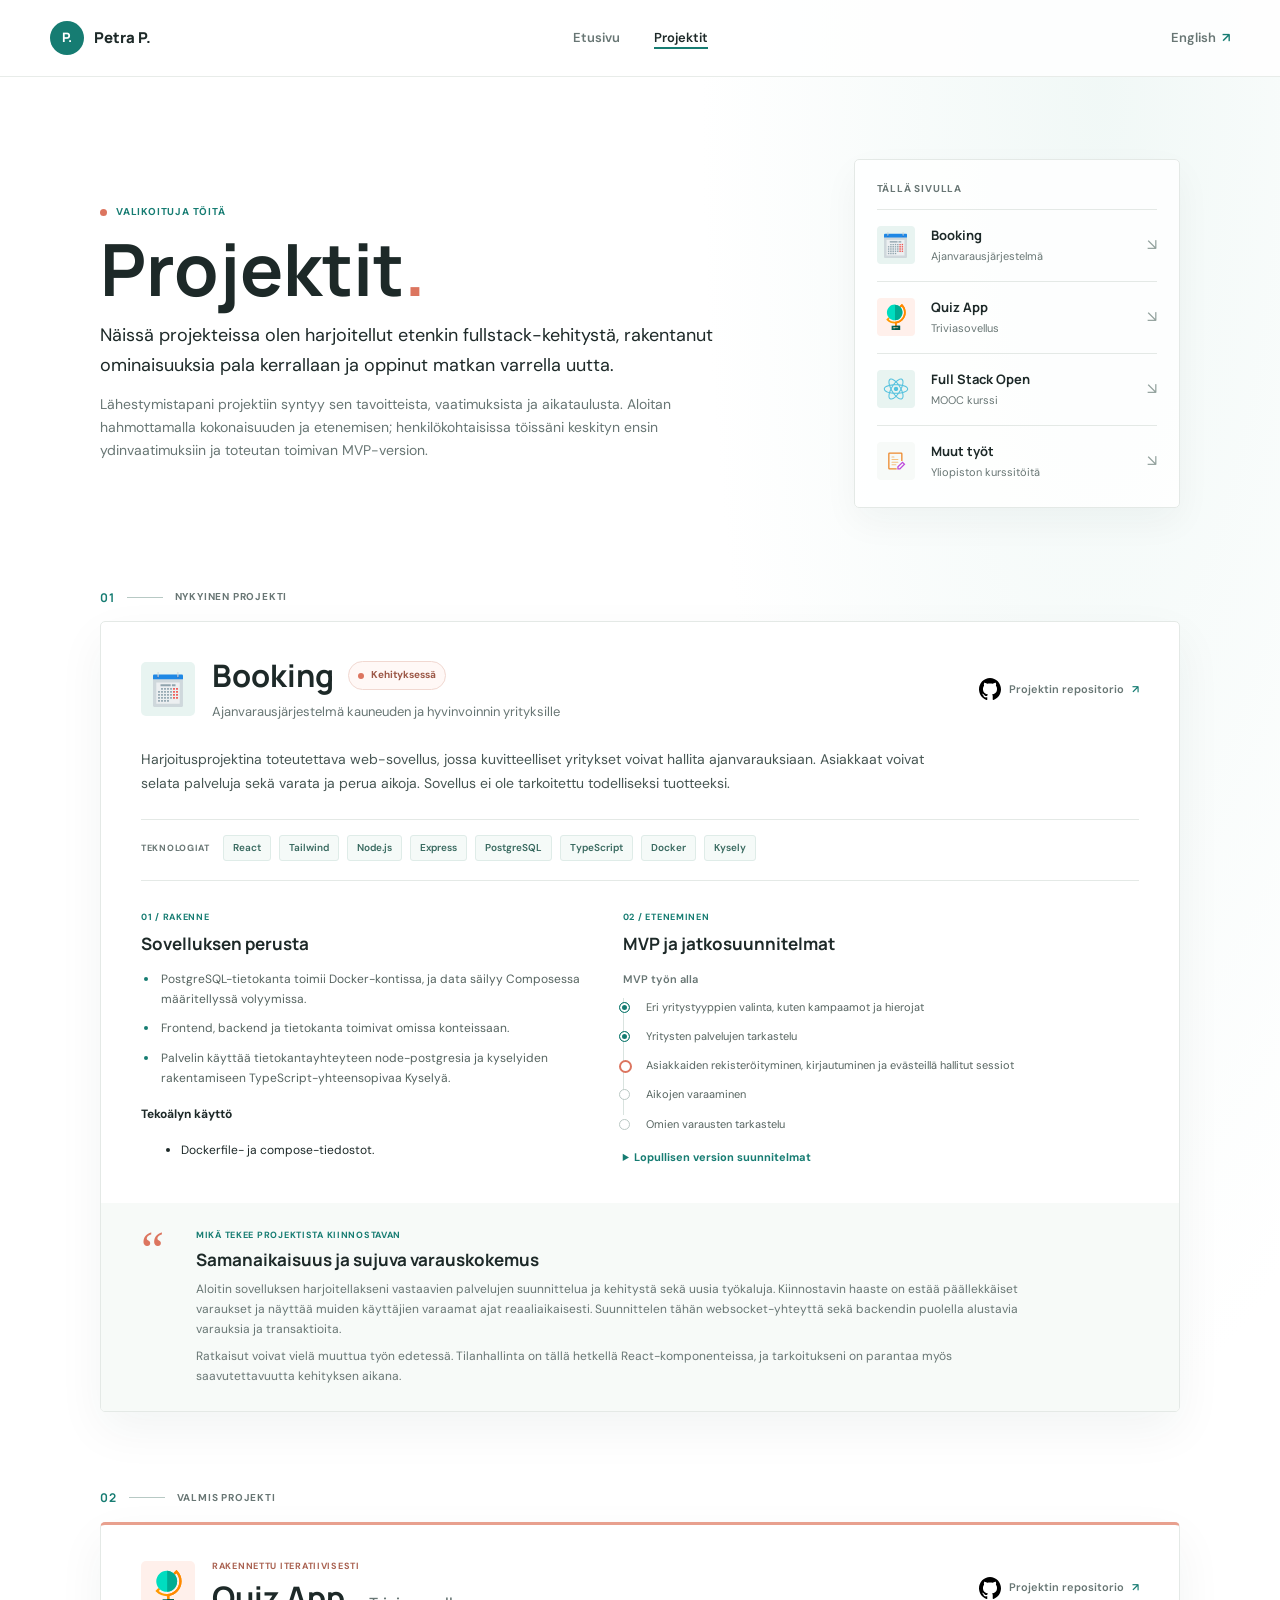
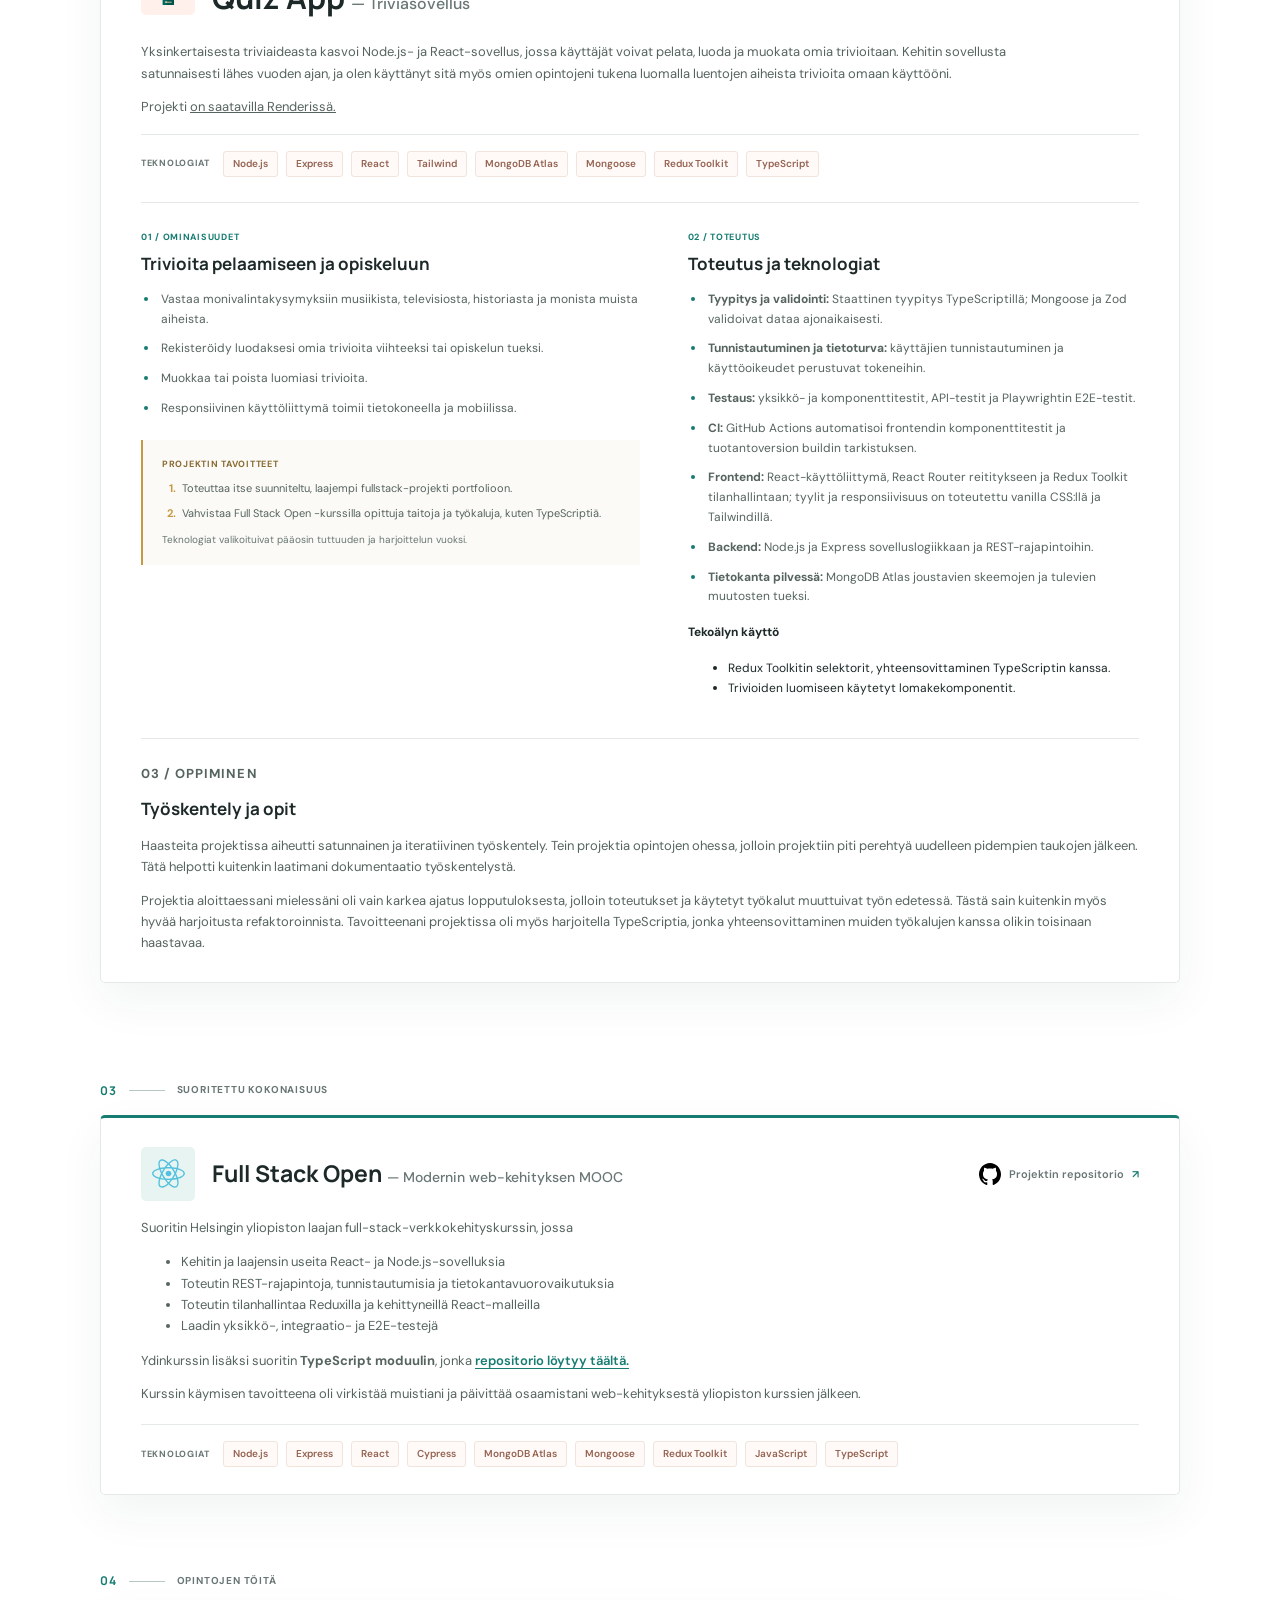
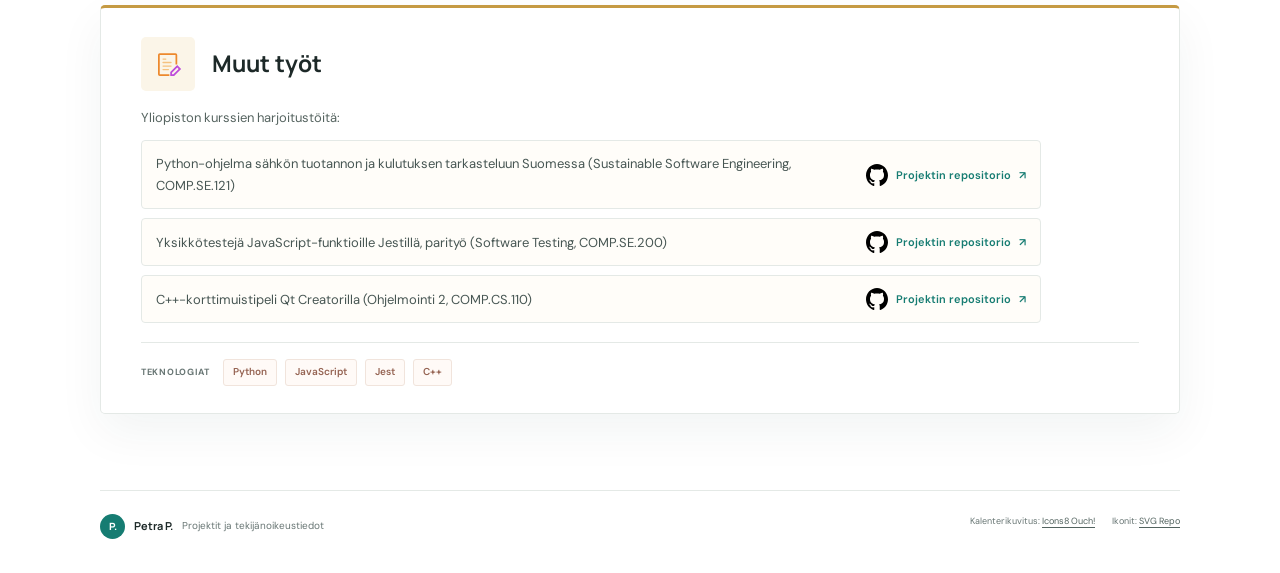
<file: projektit_fi.html>
<!doctype html>
<html lang="fi">
  <head>
    <meta charset="UTF-8" />
    <meta name="viewport" content="width=device-width, initial-scale=1.0" />
    <meta
      name="description"
      content="Petra P:n ohjelmistokehityksen projektit ja niiden taustat."
    />
    <title>Projektit | Petra P.</title>
    <link rel="stylesheet" href="stylesheet.css" />
  </head>
  <body>
    <header class="site-header">
      <nav class="nav-bar" aria-label="Päänavigaatio">
        <a class="wordmark" href="index.html" aria-label="Petra P., etusivu">
          <span class="wordmark-mark" aria-hidden="true">P.</span>
          <span>Petra P.</span>
        </a>
        <div class="nav-links">
          <a href="index.html">Etusivu</a>
          <a href="projektit_fi.html" class="active" aria-current="page"
            >Projektit</a
          >
        </div>
        <a class="language-link" href="projects_en.html" lang="en"
          >English <span aria-hidden="true">↗</span></a
        >
      </nav>
    </header>

    <main>
      <section class="intro page-width" aria-labelledby="page-title">
        <div class="intro-copy">
          <p class="eyebrow"><span></span> Valikoituja töitä</p>
          <h1 id="page-title">Projektit<span class="title-period">.</span></h1>
          <p class="intro-lead">
            Näissä projekteissa olen harjoitellut etenkin fullstack-kehitystä,
            rakentanut ominaisuuksia pala kerrallaan ja oppinut matkan varrella
            uutta.
          </p>
          <p class="intro-detail">
            Lähestymistapani projektiin syntyy sen tavoitteista, vaatimuksista ja
            aikataulusta. Aloitan hahmottamalla kokonaisuuden ja etenemisen;
            henkilökohtaisissa töissäni keskityn ensin ydinvaatimuksiin ja toteutan
            toimivan MVP-version.
          </p>
        </div>
        <aside class="project-index" aria-label="Sivun projektit">
          <p class="index-label">Tällä sivulla</p>
          <a class="index-link" href="#booking-section">
            <span class="index-icon index-icon-booking">
              <img
                src="./assets/fogg-monthly-planner-page-with-highlighted-weekend-squares.svg"
                alt=""
              />
            </span>
            <span><strong>Booking</strong><small>Ajanvarausjärjestelmä</small></span>
            <span class="index-arrow" aria-hidden="true">↘</span>
          </a>
          <a class="index-link" href="#quiz-section">
            <span class="index-icon index-icon-quiz">
              <img src="./assets/earth-globe-geography-svgrepo-com.svg" alt="" />
            </span>
            <span><strong>Quiz App</strong><small>Triviasovellus</small></span>
            <span class="index-arrow" aria-hidden="true">↘</span>
          </a>
          <a class="index-link" href="#fullstack-section">
            <span class="index-icon index-icon-fullstack">
              <img src="./assets/react-svgrepo-com.svg" alt="" />
            </span>
            <span><strong>Full Stack Open</strong><small>MOOC kurssi</small></span>
            <span class="index-arrow" aria-hidden="true">↘</span>
          </a>
          <a class="index-link" href="#other-section">
            <span class="index-icon index-icon-other">
              <img
                src="./assets/advanced-study-application-svgrepo-com.svg"
                alt=""
              />
            </span>
            <span
              ><strong>Muut työt</strong><small>Yliopiston kurssitöitä</small></span
            >
            <span class="index-arrow" aria-hidden="true">↘</span>
          </a>
        </aside>
      </section>

      <section
        class="project-section page-width"
        id="booking-section"
        aria-labelledby="booking-title"
      >
        <div class="section-marker">
          <span>01</span><i></i><span>NYKYINEN PROJEKTI</span>
        </div>
        <article class="project-panel booking-panel">
          <div class="project-heading">
            <div class="project-title-group">
              <span class="project-art project-art-booking">
                <img
                  src="./assets/fogg-monthly-planner-page-with-highlighted-weekend-squares.svg"
                  alt=""
                />
              </span>
              <div>
                <div class="title-row">
                  <h2 id="booking-title">Booking</h2>
                  <span class="status"><span></span> Kehityksessä</span>
                </div>
                <p class="project-subtitle">
                  Ajanvarausjärjestelmä kauneuden ja hyvinvoinnin yrityksille
                </p>
              </div>
            </div>
            <a
              class="repo-link"
              href="https://github.com/petuned/Booking"
              target="_blank"
              rel="noopener noreferrer"
            >
              <img src="./assets/github-142-svgrepo-com.svg" alt="" />
              <span>Projektin repositorio</span>
              <span aria-hidden="true">↗</span>
            </a>
          </div>

          <p class="project-summary">
            Harjoitusprojektina toteutettava web-sovellus, jossa kuvitteelliset
            yritykset voivat hallita ajanvarauksiaan. Asiakkaat voivat selata
            palveluja sekä varata ja perua aikoja. Sovellus ei ole tarkoitettu
            todelliseksi tuotteeksi.
          </p>

          <div class="tech-row" aria-label="Käytetyt teknologiat">
            <span class="tech-label">TEKNOLOGIAT</span>
            <span>React</span><span>Tailwind</span><span>Node.js</span
            ><span>Express</span> <span>PostgreSQL</span><span>TypeScript</span
            ><span>Docker</span><span>Kysely</span>
          </div>

          <div class="booking-details">
            <section class="detail-column" aria-labelledby="booking-build-title">
              <p class="section-kicker">01 / RAKENNE</p>
              <h3 id="booking-build-title">Sovelluksen perusta</h3>
              <ul class="feature-list">
                <li>
                  PostgreSQL-tietokanta toimii Docker-kontissa, ja data säilyy
                  Composessa määritellyssä volyymissa.
                </li>
                <li>Frontend, backend ja tietokanta toimivat omissa konteissaan.</li>
                <li>
                  Palvelin käyttää tietokantayhteyteen node-postgresia ja kyselyiden
                  rakentamiseen TypeScript-yhteensopivaa Kyselyä.
                </li>
              </ul>
              <div class="ai-use">
                <h4>Tekoälyn käyttö</h4>
                <ul>
                  <li>Dockerfile- ja compose-tiedostot.</li>
                </ul>
              </div>
            </section>
            <section
              class="detail-column roadmap-column"
              aria-labelledby="booking-roadmap-title"
            >
              <p class="section-kicker">02 / ETENEMINEN</p>
              <h3 id="booking-roadmap-title">MVP ja jatkosuunnitelmat</h3>
              <p class="roadmap-label">MVP työn alla</p>
              <ol class="roadmap-list">
                <li class="done">
                  Eri yritystyyppien valinta, kuten kampaamot ja hierojat
                </li>
                <li class="done">Yritysten palvelujen tarkastelu</li>
                <li class="in-progress">
                  Asiakkaiden rekisteröityminen, kirjautuminen ja evästeillä hallitut
                  sessiot
                </li>
                <li>Aikojen varaaminen</li>
                <li>Omien varausten tarkastelu</li>
              </ol>
              <details class="future-details">
                <summary>Lopullisen version suunnitelmat</summary>
                <ul>
                  <li>
                    Yritysten rekisteröityminen, kirjautuminen ja ajanvarausten
                    hallinta
                  </li>
                  <li>Palvelujen lisääminen, muokkaaminen ja poistaminen</li>
                  <li>Henkilökunnan osaamisalueiden ja yritystietojen hallinta</li>
                  <li>Asiakkaiden varausten peruminen</li>
                </ul>
              </details>
            </section>
          </div>

          <section class="reflection" aria-labelledby="booking-thoughts-title">
            <div class="reflection-mark" aria-hidden="true">“</div>
            <div>
              <p class="section-kicker">MIKÄ TEKEE PROJEKTISTA KIINNOSTAVAN</p>
              <h3 id="booking-thoughts-title">
                Samanaikaisuus ja sujuva varauskokemus
              </h3>
              <p>
                Aloitin sovelluksen harjoitellakseni vastaavien palvelujen
                suunnittelua ja kehitystä sekä uusia työkaluja. Kiinnostavin haaste
                on estää päällekkäiset varaukset ja näyttää muiden käyttäjien
                varaamat ajat reaaliaikaisesti. Suunnittelen tähän websocket-yhteyttä
                sekä backendin puolella alustavia varauksia ja transaktioita.
              </p>
              <p>
                Ratkaisut voivat vielä muuttua työn edetessä. Tilanhallinta on tällä
                hetkellä React-komponenteissa, ja tarkoitukseni on parantaa myös
                saavutettavuutta kehityksen aikana.
              </p>
            </div>
          </section>
        </article>
      </section>

      <section
        class="project-section page-width quiz-section"
        id="quiz-section"
        aria-labelledby="quiz-title"
      >
        <div class="section-marker">
          <span>02</span><i></i><span>VALMIS PROJEKTI</span>
        </div>
        <article class="project-panel quiz-panel">
          <div class="project-heading quiz-heading">
            <div class="project-title-group">
              <span class="project-art project-art-quiz">
                <img src="./assets/earth-globe-geography-svgrepo-com.svg" alt="" />
              </span>
              <div>
                <p class="section-kicker">RAKENNETTU ITERATIIVISESTI</p>
                <h2 id="quiz-title">Quiz App <span>— Triviasovellus</span></h2>
              </div>
            </div>
            <a
              class="repo-link"
              href="https://github.com/petuned/Quiz"
              target="_blank"
              rel="noopener noreferrer"
            >
              <img src="./assets/github-142-svgrepo-com.svg" alt="" />
              <span>Projektin repositorio</span>
              <span aria-hidden="true">↗</span>
            </a>
          </div>
          <div class="quiz-summary">
            <p>
              Yksinkertaisesta triviaideasta kasvoi Node.js- ja React-sovellus, jossa
              käyttäjät voivat pelata, luoda ja muokata omia trivioitaan. Kehitin
              sovellusta satunnaisesti lähes vuoden ajan, ja olen käyttänyt sitä myös
              omien opintojeni tukena luomalla luentojen aiheista trivioita omaan
              käyttööni.
            </p>
            <p>
              Projekti
              <a href="https://quiz-y85e.onrender.com/" target="_blank"
                >on saatavilla Renderissä.</a
              >
            </p>
            <div class="quiz-tech" aria-label="Projektissa käytetyt teknologiat">
              <span class="tech-label">TEKNOLOGIAT</span>
              <span>Node.js</span><span>Express</span><span>React</span
              ><span>Tailwind</span><span>MongoDB Atlas</span><span>Mongoose</span
              ><span>Redux Toolkit</span><span>TypeScript</span>
            </div>
          </div>
          <div class="quiz-details">
            <section class="detail-column" aria-labelledby="quiz-features-title">
              <p class="section-kicker">01 / OMINAISUUDET</p>
              <h3 id="quiz-features-title">Trivioita pelaamiseen ja opiskeluun</h3>
              <ul class="feature-list">
                <li>
                  Vastaa monivalintakysymyksiin musiikista, televisiosta, historiasta
                  ja monista muista aiheista.
                </li>
                <li>
                  Rekisteröidy luodaksesi omia trivioita viihteeksi tai opiskelun
                  tueksi.
                </li>
                <li>Muokkaa tai poista luomiasi trivioita.</li>
                <li>
                  Responsiivinen käyttöliittymä toimii tietokoneella ja mobiilissa.
                </li>
              </ul>
              <aside class="project-goals">
                <p class="section-kicker">PROJEKTIN TAVOITTEET</p>
                <ol>
                  <li>
                    Toteuttaa itse suunniteltu, laajempi fullstack-projekti
                    portfolioon.
                  </li>
                  <li>
                    Vahvistaa Full Stack Open -kurssilla opittuja taitoja ja
                    työkaluja, kuten TypeScriptiä.
                  </li>
                </ol>
                <p class="goals-note">
                  Teknologiat valikoituivat pääosin tuttuuden ja harjoittelun vuoksi.
                </p>
              </aside>
            </section>
            <section
              class="detail-column"
              aria-labelledby="quiz-implementation-title"
            >
              <p class="section-kicker">02 / TOTEUTUS</p>
              <h3 id="quiz-implementation-title">Toteutus ja teknologiat</h3>
              <ul class="feature-list">
                <li>
                  <strong>Tyypitys ja validointi:</strong> Staattinen tyypitys
                  TypeScriptillä; Mongoose ja Zod validoivat dataa ajonaikaisesti.
                </li>
                <li>
                  <strong>Tunnistautuminen ja tietoturva:</strong> käyttäjien
                  tunnistautuminen ja käyttöoikeudet perustuvat tokeneihin.
                </li>
                <li>
                  <strong>Testaus:</strong> yksikkö- ja komponenttitestit, API-testit
                  ja Playwrightin E2E-testit.
                </li>
                <li>
                  <strong>CI:</strong> GitHub Actions automatisoi frontendin
                  komponenttitestit ja tuotantoversion buildin tarkistuksen.
                </li>
                <li>
                  <strong>Frontend:</strong> React-käyttöliittymä, React Router
                  reititykseen ja Redux Toolkit tilanhallintaan; tyylit ja
                  responsiivisuus on toteutettu vanilla CSS:llä ja Tailwindillä.
                </li>
                <li>
                  <strong>Backend:</strong> Node.js ja Express sovelluslogiikkaan ja
                  REST-rajapintoihin.
                </li>
                <li>
                  <strong>Tietokanta pilvessä:</strong> MongoDB Atlas joustavien
                  skeemojen ja tulevien muutosten tueksi.
                </li>
              </ul>
              <div class="ai-use">
                <h4>Tekoälyn käyttö</h4>
                <ul>
                  <li>
                    Redux Toolkitin selektorit, yhteensovittaminen TypeScriptin
                    kanssa.
                  </li>
                  <li>Trivioiden luomiseen käytetyt lomakekomponentit.</li>
                </ul>
              </div>
            </section>
            <section
              class="detail-column quiz-work-column"
              aria-labelledby="quiz-work-title"
            >
              <p class="section-kicker">03 / OPPIMINEN</p>
              <h3 id="quiz-work-title">Työskentely ja opit</h3>
              <p>
                Haasteita projektissa aiheutti satunnainen ja iteratiivinen
                työskentely. Tein projektia opintojen ohessa, jolloin projektiin piti
                perehtyä uudelleen pidempien taukojen jälkeen. Tätä helpotti
                kuitenkin laatimani dokumentaatio työskentelystä.
              </p>
              <p>
                Projektia aloittaessani mielessäni oli vain karkea ajatus
                lopputuloksesta, jolloin toteutukset ja käytetyt työkalut muuttuivat
                työn edetessä. Tästä sain kuitenkin myös hyvää harjoitusta
                refaktoroinnista. Tavoitteenani projektissa oli myös harjoitella
                TypeScriptia, jonka yhteensovittaminen muiden työkalujen kanssa
                olikin toisinaan haastavaa.
              </p>
            </section>
          </div>
        </article>
      </section>

      <section
        class="project-section page-width course-section"
        aria-labelledby="fullstack-title"
        id="fullstack-section"
      >
        <div class="section-marker">
          <span>03</span><i></i><span>SUORITETTU KOKONAISUUS</span>
        </div>
        <article class="project-panel added-project-panel course-panel">
          <div class="project-heading added-project-heading">
            <div class="project-title-group">
              <span class="project-art project-art-course">
                <img src="./assets/react-svgrepo-com.svg" alt="" />
              </span>
              <h2 id="fullstack-title">
                Full Stack Open <span>— Modernin web-kehityksen MOOC</span>
              </h2>
            </div>
            <a
              class="repo-link"
              href="https://github.com/petuned/fullStackOpen"
              target="_blank"
              rel="noopener noreferrer"
            >
              <img src="./assets/github-142-svgrepo-com.svg" alt="" />
              <span>Projektin repositorio</span>
              <span aria-hidden="true">↗</span>
            </a>
          </div>
          <div class="added-project-copy">
            <div>
              <p>
                Suoritin Helsingin yliopiston laajan full-stack-verkkokehityskurssin,
                jossa
              </p>
              <ul>
                <li>Kehitin ja laajensin useita React- ja Node.js-sovelluksia</li>
                <li>
                  Toteutin REST-rajapintoja, tunnistautumisia ja
                  tietokantavuorovaikutuksia
                </li>
                <li>
                  Toteutin tilanhallintaa Reduxilla ja kehittyneillä React-malleilla
                </li>
                <li>Laadin yksikkö-, integraatio- ja E2E-testejä</li>
              </ul>
              <p>
                Ydinkurssin lisäksi suoritin <b>TypeScript moduulin</b>, jonka
                <a
                  href="https://github.com/petuned/fullStackOpen-part9-TypeScript"
                  target="_blank"
                  >repositorio löytyy täältä.</a
                >
              </p>
              <p>
                Kurssin käymisen tavoitteena oli virkistää muistiani ja päivittää
                osaamistani web-kehityksestä yliopiston kurssien jälkeen.
              </p>
            </div>
          </div>
          <div class="quiz-tech" aria-label="Kurssilla käytettyjä teknologioita">
            <span class="tech-label">TEKNOLOGIAT</span>
            <span>Node.js</span><span>Express</span><span>React</span
            ><span>Cypress</span><span>MongoDB Atlas</span><span>Mongoose</span
            ><span>Redux Toolkit</span><span>JavaScript</span><span>TypeScript</span>
          </div>
        </article>
      </section>

      <section
        class="project-section page-width other-work-section"
        aria-labelledby="other-title"
        id="other-section"
      >
        <div class="section-marker">
          <span>04</span><i></i><span>OPINTOJEN TÖITÄ</span>
        </div>
        <article class="project-panel added-project-panel other-work-panel">
          <div class="added-project-heading">
            <span class="project-art project-art-other">
              <img
                src="./assets/advanced-study-application-svgrepo-com.svg"
                alt=""
              />
            </span>
            <h2 id="other-title">Muut työt</h2>
          </div>
          <div class="added-project-copy other-work-copy">
            <div>
              <p>Yliopiston kurssien harjoitustöitä:</p>
              <ol class="other-work-list">
                <li>
                  <span class="other-work-description">
                    Python-ohjelma sähkön tuotannon ja kulutuksen tarkasteluun
                    Suomessa (Sustainable Software Engineering, COMP.SE.121)
                  </span>
                  <a
                    class="repo-link"
                    href="https://github.com/petuned/sustainable_software_engineering/tree/master/fingridOpenData"
                    target="_blank"
                    rel="noopener noreferrer"
                  >
                    <img src="./assets/github-142-svgrepo-com.svg" alt="" />
                    <span>Projektin repositorio</span>
                    <span aria-hidden="true">↗</span>
                  </a>
                </li>
                <li>
                  <span class="other-work-description">
                    Yksikkötestejä JavaScript-funktioille Jestillä, parityö (Software
                    Testing, COMP.SE.200)
                  </span>
                  <a
                    class="repo-link"
                    href="https://github.com/NiiloR/Course-COMP.SE.200-Software-Testing"
                    target="_blank"
                    rel="noopener noreferrer"
                  >
                    <img src="./assets/github-142-svgrepo-com.svg" alt="" />
                    <span>Projektin repositorio</span>
                    <span aria-hidden="true">↗</span>
                  </a>
                </li>
                <li>
                  <span class="other-work-description">
                    C++-korttimuistipeli Qt Creatorilla (Ohjelmointi 2, COMP.CS.110)
                  </span>
                  <a
                    class="repo-link"
                    href="https://github.com/petuned/Qt-Memory-game"
                    target="_blank"
                    rel="noopener noreferrer"
                  >
                    <img src="./assets/github-142-svgrepo-com.svg" alt="" />
                    <span>Projektin repositorio</span>
                    <span aria-hidden="true">↗</span>
                  </a>
                </li>
              </ol>
            </div>
          </div>
          <div class="quiz-tech" aria-label="Kursseilla käytettyjä teknologioita">
            <span class="tech-label">TEKNOLOGIAT</span>
            <span>Python</span><span>JavaScript</span><span>Jest</span
            ><span>C++</span>
          </div>
        </article>
      </section>
    </main>

    <footer class="site-footer page-width">
      <p>
        <span class="footer-mark">P.</span> Petra P.
        <span class="footer-note">Projektit ja tekijänoikeustiedot</span>
      </p>
      <div class="credits">
        <span
          >Kalenterikuvitus:
          <a
            href="https://icons8.com/illustrations/author/zD2oqC8lLBBA"
            target="_blank"
            rel="noopener noreferrer"
            >Icons8 Ouch!</a
          ></span
        >
        <span
          >Ikonit:
          <a href="https://www.svgrepo.com" target="_blank" rel="noopener noreferrer"
            >SVG Repo</a
          ></span
        >
      </div>
    </footer>
  </body>
</html>
</file>
<file: stylesheet.css>
@import url("https://fonts.googleapis.com/css2?family=DM+Sans:wght@400;500;600;700&family=Manrope:wght@400;500;600;700;800&display=swap");

:root {
  color-scheme: light;
  --ink: #1d2928;
  --muted: #687674;
  --line: #e4e9e6;
  --paper: #ffffff;
  --wash: #f7faf8;
  --teal: #167c72;
  --teal-soft: #e8f4f1;
  --coral: #dc755f;
  --coral-soft: #fff0eb;
  --gold: #c59a43;
  font-family: "DM Sans", "Avenir Next", Avenir, sans-serif;
  color: var(--ink);
  background: var(--paper);
  font-synthesis: none;
  text-rendering: optimizeLegibility;
  scroll-behavior: smooth;
}

* {
  box-sizing: border-box;
}

body {
  min-width: 320px;
  margin: 0;
  background:
    radial-gradient(ellipse at 86% 2%, rgba(232, 244, 241, 0.62), transparent 25rem),
    var(--paper);
  line-height: 1.65;
}

a {
  color: inherit;
}

a:focus-visible,
summary:focus-visible {
  outline: 3px solid rgba(22, 124, 114, 0.45);
  outline-offset: 4px;
  border-radius: 3px;
}

.page-width {
  width: min(1080px, calc(100% - 64px));
  margin-inline: auto;
}

.site-header {
  border-bottom: 1px solid rgba(228, 233, 230, 0.85);
  background: rgba(255, 255, 255, 0.86);
}

.nav-bar {
  width: min(1180px, calc(100% - 64px));
  min-height: 76px;
  margin-inline: auto;
  display: grid;
  grid-template-columns: 1fr auto 1fr;
  align-items: center;
}

.wordmark,
.nav-links,
.language-link {
  display: flex;
  align-items: center;
}

.wordmark {
  width: fit-content;
  gap: 10px;
  text-decoration: none;
  font-family: "Manrope", sans-serif;
  font-size: 15px;
  font-weight: 800;
}

.wordmark-mark,
.footer-mark {
  display: grid;
  width: 34px;
  aspect-ratio: 1;
  place-items: center;
  border-radius: 50%;
  background: var(--teal);
  color: white;
  font-family: "Manrope", sans-serif;
  font-size: 13px;
  font-weight: 800;
}

.nav-links {
  align-self: stretch;
  gap: 34px;
}

.nav-links a,
.language-link {
  color: var(--muted);
  font-size: 13px;
  font-weight: 600;
  text-decoration: none;
}

.nav-links a {
  position: relative;
  display: grid;
  align-items: center;
}

.nav-links a::after {
  position: absolute;
  right: 0;
  bottom: 0;
  left: 0;
  height: 2px;
  background: var(--teal);
  content: "";
  transform: scaleX(0);
  transform-origin: left;
  transition: transform 180ms ease;
}

.nav-links a:hover::after,
.nav-links a:focus-visible::after,
.nav-links a.active::after {
  transform: scaleX(1);
}

.nav-links a.active,
.nav-links a:hover,
.language-link:hover {
  color: var(--ink);
}

.language-link {
  justify-self: end;
  gap: 6px;
}

.language-link span,
.repo-link > span:last-child {
  color: var(--teal);
}

.intro {
  display: grid;
  grid-template-columns: minmax(0, 1.35fr) minmax(280px, 0.65fr);
  align-items: center;
  gap: 76px;
  padding-top: 82px;
  padding-bottom: 80px;
  animation: rise-in 650ms ease both;
}

.eyebrow,
.index-label,
.section-kicker,
.section-marker,
.tech-label {
  margin: 0;
  font-size: 10px;
  font-weight: 700;
  letter-spacing: 0.08em;
}

.eyebrow {
  display: flex;
  align-items: center;
  gap: 9px;
  color: var(--teal);
  text-transform: uppercase;
}

.eyebrow span,
.status span {
  width: 7px;
  aspect-ratio: 1;
  border-radius: 50%;
  background: var(--coral);
}

h1,
h2,
h3,
p {
  margin-top: 0;
}

h1,
h2,
h3 {
  font-family: "Manrope", "Avenir Next", sans-serif;
}

h1 {
  margin: 10px 0 15px;
  font-size: clamp(48px, 6vw, 72px);
  line-height: 1.05;
  font-weight: 700;
}

.ai-use {
  font-size: 12px;
}

.title-period {
  color: var(--coral);
}

.intro-lead {
  max-width: 620px;
  margin-bottom: 12px;
  font-size: 18px;
  line-height: 1.65;
}

.intro-detail {
  max-width: 610px;
  margin-bottom: 0;
  color: var(--muted);
  font-size: 14px;
}

.project-index {
  padding: 21px 22px 10px;
  border: 1px solid var(--line);
  border-radius: 5px;
  background: rgba(255, 255, 255, 0.82);
  box-shadow: 0 14px 36px rgba(27, 55, 48, 0.045);
}

.index-label {
  padding: 0 0 11px;
  color: var(--muted);
  text-transform: uppercase;
}

.index-link {
  display: grid;
  grid-template-columns: 42px 1fr auto;
  align-items: center;
  gap: 12px;
  min-height: 72px;
  border-top: 1px solid var(--line);
  text-decoration: none;
}

.index-icon {
  display: grid;
  width: 38px;
  aspect-ratio: 1;
  place-items: center;
  border-radius: 4px;
}

.index-icon-booking {
  background: var(--teal-soft);
}

.index-icon-quiz {
  background: var(--coral-soft);
}

.index-icon-fullstack {
  background: var(--teal-soft);
}

.index-icon-other {
  background: var(--wash);
}

.index-icon img {
  width: 26px;
  height: 26px;
  object-fit: contain;
}

.index-link strong,
.index-link small {
  display: block;
}

.index-link strong {
  font-family: "Manrope", sans-serif;
  font-size: 13px;
}

.index-link small {
  color: var(--muted);
  font-size: 11px;
}

.index-arrow {
  color: #91a09c;
  transition:
    color 160ms ease,
    transform 160ms ease;
}

.index-link:hover .index-arrow {
  color: var(--teal);
  transform: translate(2px, 2px);
}

.project-section {
  scroll-margin-top: 28px;
  margin-bottom: 76px;
  animation: rise-in 650ms 100ms ease both;
}

.section-marker {
  display: flex;
  align-items: center;
  gap: 12px;
  margin-bottom: 14px;
  color: var(--muted);
}

.section-marker > span:first-child {
  color: var(--teal);
  font-family: "Manrope", sans-serif;
  font-size: 12px;
}

.section-marker i {
  width: 36px;
  height: 1px;
  background: #b7c9c4;
}

.project-panel {
  overflow: hidden;
  border: 1px solid var(--line);
  border-radius: 5px;
  background: var(--paper);
  box-shadow: 0 18px 48px rgba(27, 55, 48, 0.055);
}

.booking-panel {
  padding: 34px 40px 0;
}

.project-heading {
  display: flex;
  justify-content: space-between;
  align-items: center;
  gap: 24px;
}

.title-row {
  display: flex;
  flex-wrap: wrap;
  align-items: center;
  gap: 14px;
}

.project-heading h2,
.quiz-heading h2 {
  margin: 0;
  font-size: 31px;
  line-height: 1.25;
}

.project-title-group {
  display: flex;
  align-items: center;
  gap: 17px;
}

.project-art {
  display: grid;
  width: 54px;
  aspect-ratio: 1;
  flex: 0 0 auto;
  place-items: center;
  border-radius: 5px;
}

.project-art img {
  width: 35px;
  height: 35px;
  object-fit: contain;
}

.project-art-booking,
.project-art-course {
  background: var(--teal-soft);
}

.project-art-quiz {
  background: var(--coral-soft);
}

.project-art-other {
  background: #fbf5e8;
}

.status {
  display: inline-flex;
  align-items: center;
  gap: 7px;
  padding: 5px 9px;
  border: 1px solid #f1d8d1;
  border-radius: 20px;
  background: #fff8f6;
  color: #9c5847;
  font-size: 10px;
  font-weight: 700;
}

.status span {
  width: 6px;
  background: var(--coral);
}

.project-subtitle {
  margin: 6px 0 0;
  color: var(--muted);
  font-size: 13px;
}

.repo-link {
  display: flex;
  align-items: center;
  gap: 8px;
  flex-shrink: 0;
  color: var(--muted);
  font-size: 11px;
  font-weight: 600;
  text-decoration: none;
}

.repo-link:hover {
  color: var(--teal);
}

.repo-link img {
  width: 22px;
  height: 22px;
}

.project-summary {
  max-width: 790px;
  margin: 26px 0 24px;
  color: #475653;
  font-size: 14px;
}

.tech-row,
.quiz-tech {
  display: flex;
  flex-wrap: wrap;
  align-items: center;
  gap: 8px;
}

.tech-row {
  padding: 15px 0 19px;
  border-top: 1px solid var(--line);
  border-bottom: 1px solid var(--line);
}

.tech-label {
  margin-right: 5px;
  color: var(--muted);
  font-size: 9px;
}

.tech-row > span:not(.tech-label),
.quiz-tech > span:not(.tech-label) {
  padding: 4px 9px;
  border: 1px solid #dfece8;
  border-radius: 3px;
  background: #f5faf8;
  color: #38695f;
  font-size: 10px;
  font-weight: 600;
}

.booking-details {
  display: grid;
  grid-template-columns: 0.92fr 1.08fr;
  gap: 42px;
  padding: 29px 0 31px;
}

.section-kicker {
  margin-bottom: 7px;
  color: var(--teal);
  font-size: 9px;
}

.detail-column h3,
.reflection h3 {
  margin-bottom: 14px;
  font-size: 17px;
  line-height: 1.4;
}

.feature-list,
.roadmap-list,
.future-details ul {
  margin: 0;
  padding-left: 18px;
  color: #566460;
  font-size: 12px;
}

.feature-list li,
.future-details li {
  padding-left: 2px;
  margin-bottom: 10px;
}

.feature-list li::marker,
.future-details li::marker {
  color: var(--teal);
}

.project-goals {
  margin-top: 21px;
  padding: 17px 19px;
  border-left: 2px solid var(--gold);
  background: #fbfaf6;
}

.project-goals .section-kicker {
  color: #886a32;
}

.project-goals ol {
  margin: 0;
  padding-left: 17px;
  color: #566460;
  font-size: 11px;
}

.project-goals li {
  padding-left: 3px;
  margin: 7px 0;
}

.project-goals li::marker {
  color: var(--gold);
  font-weight: 700;
}

.goals-note {
  margin: 10px 0 0;
  color: var(--muted);
  font-size: 10px;
}

.roadmap-label {
  margin-bottom: 10px;
  color: var(--muted);
  font-size: 11px;
  font-weight: 600;
}

.roadmap-list {
  list-style: none;
  padding: 0;
}

.roadmap-list li {
  position: relative;
  min-height: 26px;
  padding: 0 0 11px 22px;
  border-left: 1px solid #d9e3df;
  font-size: 11px;
}

.roadmap-list li:last-child {
  border-left-color: transparent;
}

.roadmap-list li::before {
  position: absolute;
  top: 4px;
  left: -5px;
  width: 9px;
  aspect-ratio: 1;
  border: 1px solid #bbc9c5;
  border-radius: 50%;
  background: white;
  content: "";
}

.roadmap-list li.done::before {
  border-color: var(--teal);
  background: var(--teal);
  box-shadow: inset 0 0 0 2px white;
}

.roadmap-list li.in-progress::before {
  border: 2px solid var(--coral);
}

.future-details {
  padding-top: 4px;
  font-size: 11px;
}

.future-details summary {
  width: fit-content;
  color: var(--teal);
  font-weight: 700;
  cursor: pointer;
}

.future-details ul {
  padding-top: 12px;
}

.reflection {
  display: grid;
  grid-template-columns: 42px 1fr;
  gap: 13px;
  margin-inline: -40px;
  padding: 25px 40px 24px;
  background: var(--wash);
}

.reflection-mark {
  color: var(--coral);
  font-family: Georgia, serif;
  font-size: 52px;
  line-height: 0.9;
}

.reflection .section-kicker {
  margin-bottom: 5px;
}

.reflection h3 {
  margin-bottom: 8px;
}

.reflection p:not(.section-kicker) {
  max-width: 830px;
  margin-bottom: 8px;
  color: var(--muted);
  font-size: 12px;
}

.reflection p:last-child {
  margin-bottom: 0;
}

.quiz-section {
  margin-bottom: 98px;
}

.quiz-panel {
  padding: 34px 40px 28px;
  border-top: 3px solid #e8a08e;
}

.quiz-heading {
  display: flex;
  align-items: center;
  gap: 17px;
}

.quiz-heading .section-kicker {
  margin-bottom: 4px;
  color: #a96150;
}

.quiz-heading h2 span {
  color: var(--muted);
  font-family: "DM Sans", sans-serif;
  font-size: 16px;
  font-weight: 500;
}

.quiz-summary {
  margin: 25px 0 0;
}

.quiz-summary > p,
.quiz-work-column > p {
  margin-bottom: 12px;
  color: #566460;
  font-size: 13px;
}

.quiz-summary > p {
  max-width: 900px;
}

.quiz-summary .quiz-tech {
  margin-top: 16px;
}

.quiz-details {
  display: grid;
  grid-template-columns: minmax(0, 1.05fr) minmax(0, 0.95fr);
  gap: 28px 48px;
  padding: 27px 0 0;
  margin-top: 25px;
  border-top: 1px solid var(--line);
}

.quiz-work-column {
  grid-column: 1 / -1;
  padding-top: 24px;
  border-top: 1px solid var(--line);
}

.quiz-work-column > p:last-child {
  margin-bottom: 0;
}

.quiz-tech {
  padding-top: 16px;
  border-top: 1px solid var(--line);
}

.quiz-tech > span:not(.tech-label) {
  border-color: #f1e4dc;
  background: #fffaf7;
  color: #956352;
}

.quiz-tech .tech-label {
  margin-right: 5px;
  color: var(--muted);
  font-size: 9px;
}

.added-project-panel {
  padding: 29px 40px 27px;
  border-top: 3px solid var(--teal);
}

.course-panel {
  border-top-color: var(--teal);
}

.other-work-panel {
  border-top-color: var(--gold);
}

.added-project-heading {
  display: flex;
  align-items: center;
  gap: 17px;
  margin-bottom: 16px;
}

.added-project-heading h2 {
  margin: 0;
  font-size: 23px;
  line-height: 1.35;
}

.added-project-heading h2 span {
  color: var(--muted);
  font-family: "DM Sans", sans-serif;
  font-size: 14px;
  font-weight: 500;
}

.added-project-copy {
  max-width: 900px;
  color: #566460;
  font-size: 13px;
}

.added-project-copy p {
  margin-bottom: 12px;
}

.added-project-copy p:last-child {
  margin-bottom: 0;
}

.added-project-copy a {
  color: var(--teal);
  font-weight: 600;
  text-underline-offset: 3px;
}

.added-project-copy a:hover {
  color: #105e57;
}

.added-project-panel .quiz-tech {
  margin-top: 19px;
}

.other-work-copy > div > p {
  margin-bottom: 12px;
}

.other-work-list {
  display: grid;
  gap: 9px;
  margin: 0;
  padding: 0;
  list-style: none;
}

.other-work-list li {
  display: grid;
  grid-template-columns: minmax(0, 1fr) auto;
  align-items: center;
  gap: 16px;
  padding: 12px 14px;
  border: 1px solid var(--line);
  border-radius: 4px;
  background: #fffdf9;
}

.other-work-description {
  color: #475653;
}

.other-work-list .repo-link {
  white-space: nowrap;
}

.site-footer {
  display: flex;
  justify-content: space-between;
  align-items: flex-start;
  gap: 28px;
  padding: 23px 0 34px;
  border-top: 1px solid var(--line);
}

.site-footer > p {
  display: flex;
  align-items: center;
  flex-wrap: wrap;
  gap: 9px;
  margin: 0;
  font-family: "Manrope", sans-serif;
  font-size: 11px;
  font-weight: 700;
}

.footer-mark {
  width: 25px;
  font-size: 10px;
}

.footer-note {
  color: var(--muted);
  font-family: "DM Sans", sans-serif;
  font-size: 10px;
  font-weight: 400;
}

.credits {
  display: flex;
  flex-wrap: wrap;
  justify-content: flex-end;
  gap: 7px 17px;
  color: var(--muted);
  font-size: 9px;
}

.credits a {
  color: #52635f;
  text-underline-offset: 3px;
}

.credits a:hover {
  color: var(--teal);
}

@keyframes rise-in {
  from {
    opacity: 0;
    transform: translateY(12px);
  }
  to {
    opacity: 1;
    transform: translateY(0);
  }
}

@media (prefers-reduced-motion: reduce) {
  *,
  *::before,
  *::after {
    scroll-behavior: auto !important;
    animation-duration: 0.01ms !important;
    animation-iteration-count: 1 !important;
    transition-duration: 0.01ms !important;
  }
}

@media (max-width: 760px) {
  .page-width,
  .nav-bar {
    width: min(100% - 40px, 600px);
  }

  .nav-bar {
    min-height: 68px;
    grid-template-columns: 1fr auto;
  }

  .nav-links {
    grid-row: 2;
    grid-column: 1 / -1;
    gap: 25px;
    min-height: 43px;
  }

  .site-header .nav-bar {
    padding-top: 8px;
  }

  .wordmark {
    grid-column: 1;
    grid-row: 1;
  }

  .language-link {
    grid-column: 2;
    grid-row: 1;
  }

  .intro {
    grid-template-columns: 1fr;
    gap: 30px;
    padding-top: 55px;
    padding-bottom: 55px;
  }

  .project-index {
    max-width: none;
  }

  .project-section {
    margin-bottom: 58px;
  }

  .booking-panel,
  .quiz-panel,
  .added-project-panel {
    padding-right: 24px;
    padding-left: 24px;
  }

  .project-heading {
    align-items: flex-start;
    flex-direction: column;
    gap: 14px;
  }

  .booking-details,
  .quiz-details {
    grid-template-columns: 1fr;
    gap: 27px;
  }

  .quiz-work-column {
    grid-column: auto;
  }

  .other-work-list li {
    grid-template-columns: 1fr;
    gap: 9px;
  }

  .reflection {
    grid-template-columns: 32px 1fr;
    gap: 10px;
    margin-inline: -24px;
    padding: 23px 24px;
  }

  .quiz-heading h2 {
    font-size: 26px;
  }

  .quiz-heading h2 span {
    display: block;
    margin-top: 3px;
  }

  .site-footer {
    flex-direction: column;
    gap: 14px;
  }

  .credits {
    justify-content: flex-start;
  }
}

@media (max-width: 420px) {
  .page-width,
  .nav-bar {
    width: calc(100% - 32px);
  }

  h1 {
    font-size: 48px;
  }

  .intro-lead {
    font-size: 16px;
  }

  .booking-panel,
  .quiz-panel,
  .added-project-panel {
    padding-right: 18px;
    padding-left: 18px;
  }

  .project-heading h2 {
    font-size: 27px;
  }

  .added-project-heading h2 {
    font-size: 21px;
  }

  .added-project-heading h2 span {
    display: block;
    margin-top: 3px;
  }

  .repo-link {
    font-size: 10px;
  }

  .reflection {
    margin-inline: -18px;
    padding-right: 18px;
    padding-left: 18px;
  }
}

.home-intro {
  grid-template-columns: minmax(0, 1.2fr) minmax(280px, 0.8fr);
  gap: 58px;
}

.home-intro h1 {
  max-width: 620px;
}

.hero-actions {
  display: flex;
  flex-wrap: wrap;
  align-items: center;
  gap: 20px;
  margin-top: 25px;
}

.primary-link,
.text-link,
.section-link {
  font-size: 12px;
  font-weight: 700;
  text-decoration: none;
}

.primary-link {
  display: inline-flex;
  align-items: center;
  gap: 14px;
  padding: 11px 15px;
  border-radius: 3px;
  background: var(--teal);
  color: white;
  transition: background 160ms ease;
}

.primary-link:hover {
  background: #12675f;
}

.primary-link span,
.section-link span {
  font-size: 15px;
}

.text-link {
  color: var(--muted);
  text-underline-offset: 4px;
}

.text-link:hover,
.section-link:hover {
  color: var(--teal);
}

.home-visual {
  position: relative;
  display: flex;
  min-height: 340px;
  flex-direction: column;
  align-items: center;
  justify-content: center;
  padding: 18px 20px 47px;
  border: 1px solid var(--line);
  border-radius: 5px;
  background:
    radial-gradient(ellipse at 50% 45%, #e8f4f1 0, rgba(232, 244, 241, 0) 66%),
    var(--wash);
}

.home-illustration {
  display: grid;
  width: min(100%, 300px);
  aspect-ratio: 1;
  place-items: center;
}

.home-illustration img {
  width: 100%;
  height: 100%;
  object-fit: contain;
}

.home-section {
  margin-bottom: 76px;
  animation: rise-in 650ms 100ms ease both;
}

.home-section-heading {
  display: flex;
  align-items: end;
  justify-content: space-between;
  gap: 28px;
  margin-bottom: 22px;
}

.home-section-heading .section-kicker,
.about-copy .section-kicker {
  margin-bottom: 5px;
}

.home-section-heading h2,
.about-copy h2,
.ai-copy h2 {
  margin: 0;
  font-size: 29px;
  line-height: 1.25;
}

.home-section-heading > p {
  max-width: 390px;
  margin: 0 0 3px;
  color: var(--muted);
  font-size: 12px;
}

.skills-grid {
  display: grid;
  grid-template-columns: repeat(6, minmax(0, 1fr));
  gap: 12px;
}

.skill-card {
  display: flex;
  min-height: 112px;
  flex-direction: column;
  align-items: center;
  justify-content: center;
  gap: 9px;
  border: 1px solid var(--line);
  border-radius: 4px;
  background: white;
  color: #475653;
  font-size: 11px;
  font-weight: 600;
  transition:
    transform 160ms ease,
    box-shadow 160ms ease;
}

.skill-card img {
  width: 38px;
  height: 38px;
  object-fit: contain;
}

.section-link {
  display: inline-flex;
  align-items: center;
  gap: 8px;
  color: var(--teal);
}

.home-project-grid {
  display: grid;
  grid-template-columns: repeat(2, minmax(0, 1fr));
  gap: 16px;
}

.home-project-card {
  display: flex;
  min-height: 262px;
  flex-direction: column;
  align-items: flex-start;
  padding: 22px 24px 20px;
  border: 1px solid var(--line);
  border-top: 3px solid var(--teal);
  border-radius: 4px;
  background: white;
}

.quiz-card {
  border-top-color: #e8a08e;
}

.small-project-card {
  min-height: 225px;
  border-top-width: 3px;
  background: white;
}

.course-card {
  border-top-color: #77a99c;
}

.other-work-card {
  border-top-color: #d3aa5b;
  background: #fffdf9;
}

.home-card-topline {
  display: flex;
  width: 100%;
  align-items: center;
  justify-content: space-between;
  margin-bottom: 13px;
}

.project-number {
  color: #5c6461;
  font-family: "Manrope", sans-serif;
  font-size: 10px;
  font-weight: 700;
}

.home-status,
.completed-status {
  display: inline-flex;
  align-items: center;
  gap: 6px;
  color: #9c5847;
  font-size: 9px;
  font-weight: 700;
}

.home-status {
  padding: 4px 8px;
  border: 1px solid #f1d8d1;
  border-radius: 20px;
  background: #fff8f6;
}

.home-status span {
  width: 6px;
  aspect-ratio: 1;
  border-radius: 50%;
  background: var(--coral);
}

.home-project-card h3 {
  margin: 0;
  font-size: 20px;
}

.home-card-subtitle {
  margin: 2px 0 12px;
  color: var(--muted);
  font-size: 11px;
}

.home-card-description {
  max-width: 480px;
  margin-bottom: 15px;
  color: #566460;
  font-size: 12px;
}

.small-project-card .home-card-description {
  margin-top: 10px;
}

.home-tech-list {
  display: flex;
  flex-wrap: wrap;
  gap: 6px;
  margin-top: auto;
}

.home-tech-list span {
  padding: 3px 7px;
  border: 1px solid #dfece8;
  border-radius: 3px;
  background: #f5faf8;
  color: #38695f;
  font-size: 9px;
  font-weight: 600;
}

.quiz-card .home-tech-list span {
  border-color: #f1e4dc;
  background: #fffaf7;
  color: #956352;
}

.other-work-card .home-tech-list span {
  border-color: #eee3cb;
  background: #fffaf0;
  color: #84652c;
}

.home-card-link {
  display: inline-flex;
  align-items: center;
  gap: 7px;
  margin-top: 16px;
  color: var(--teal);
  font-size: 10px;
  font-weight: 700;
  text-decoration: none;
}

.home-card-link:hover {
  text-decoration: underline;
  text-underline-offset: 4px;
}

.about-grid {
  margin-bottom: 60px;
}

.about-card {
  display: grid;
  grid-template-columns: minmax(0, 1fr) minmax(240px, 0.65fr);
  align-items: center;
  gap: 45px;
  padding: 32px 38px;
  border: 1px solid var(--line);
  border-radius: 4px;
  background: var(--wash);
}

.about-copy h2 {
  margin-bottom: 17px;
}

.about-copy > p:not(.section-kicker) {
  margin-bottom: 11px;
  color: #566460;
  font-size: 12px;
}

.about-copy > p:last-child {
  margin-bottom: 0;
}

.about-art {
  display: flex;
  flex-direction: column;
  align-items: center;
}

.about-art img {
  width: 100%;
  max-width: 300px;
  max-height: 240px;
  object-fit: contain;
}

.ai-panel {
  display: grid;
  grid-template-columns: 90px minmax(0, 1fr);
  gap: 28px;
  padding: 30px 38px;
  border: 1px solid var(--line);
  border-radius: 4px;
  background: white;
}

.ai-icon-wrap {
  display: grid;
  width: 72px;
  aspect-ratio: 1;
  place-items: center;
  border-radius: 5px;
  background: var(--teal-soft);
}

.ai-icon-wrap img {
  width: 48px;
  height: 48px;
  object-fit: contain;
}

.ai-copy h2 {
  margin-bottom: 13px;
}

.ai-copy > p:not(.section-kicker) {
  max-width: 790px;
  margin-bottom: 10px;
  color: #566460;
  font-size: 12px;
}

.home-footer {
  margin-top: 0;
}

@media (max-width: 760px) {
  .home-intro {
    grid-template-columns: 1fr;
    gap: 30px;
  }

  .home-visual {
    min-height: 300px;
  }

  .skills-grid {
    grid-template-columns: repeat(3, minmax(0, 1fr));
  }

  .about-card {
    grid-template-columns: 1fr;
    gap: 20px;
    padding: 27px 24px;
  }

  .about-art img {
    max-height: 200px;
  }

  .ai-panel {
    grid-template-columns: 60px minmax(0, 1fr);
    gap: 17px;
    padding: 25px 24px;
  }

  .ai-icon-wrap {
    width: 54px;
  }

  .ai-icon-wrap img {
    width: 38px;
    height: 38px;
  }
}

@media (max-width: 520px) {
  .home-section-heading {
    align-items: flex-start;
    flex-direction: column;
    gap: 10px;
  }

  .home-project-grid {
    grid-template-columns: 1fr;
  }

  .home-project-card {
    min-height: 0;
  }

  .small-project-card .home-card-description {
    margin-top: 2px;
  }

  .ai-panel {
    grid-template-columns: 1fr;
    gap: 17px;
    padding: 23px 20px;
  }
}
</file>
